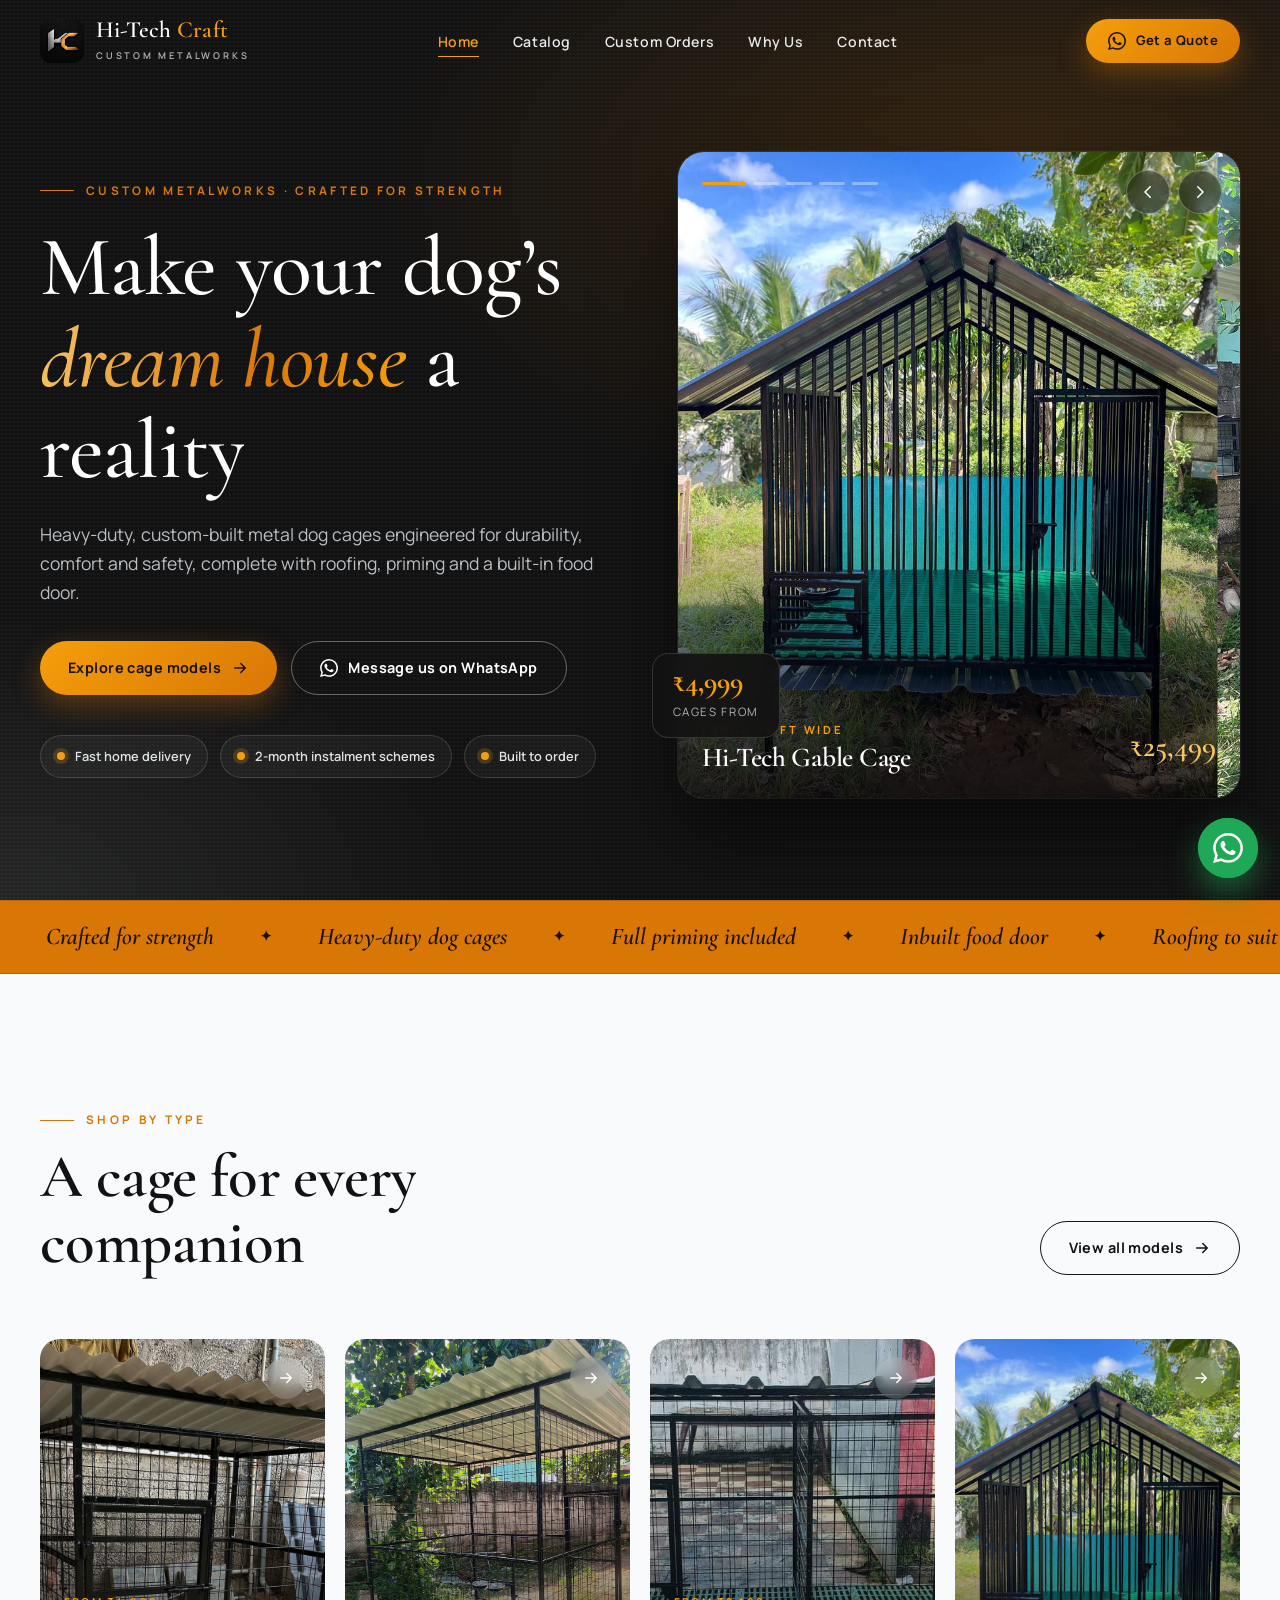
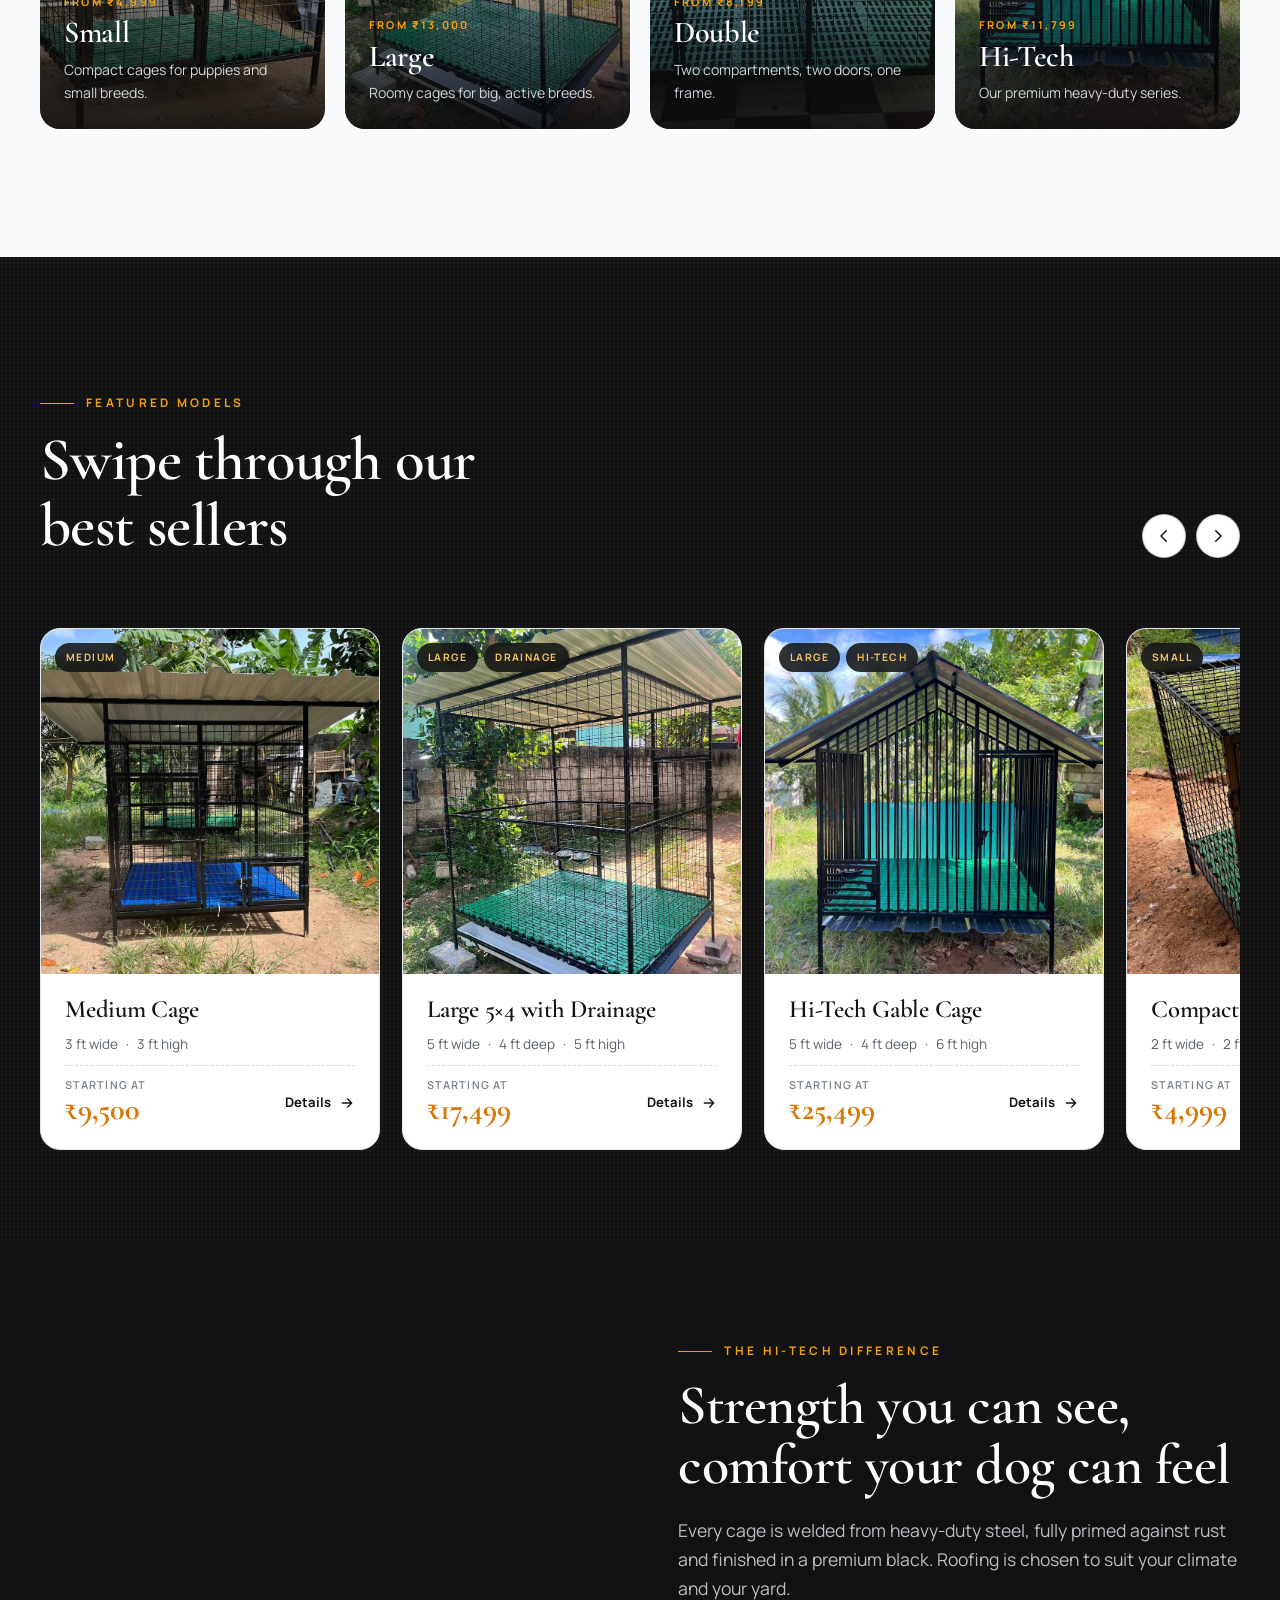
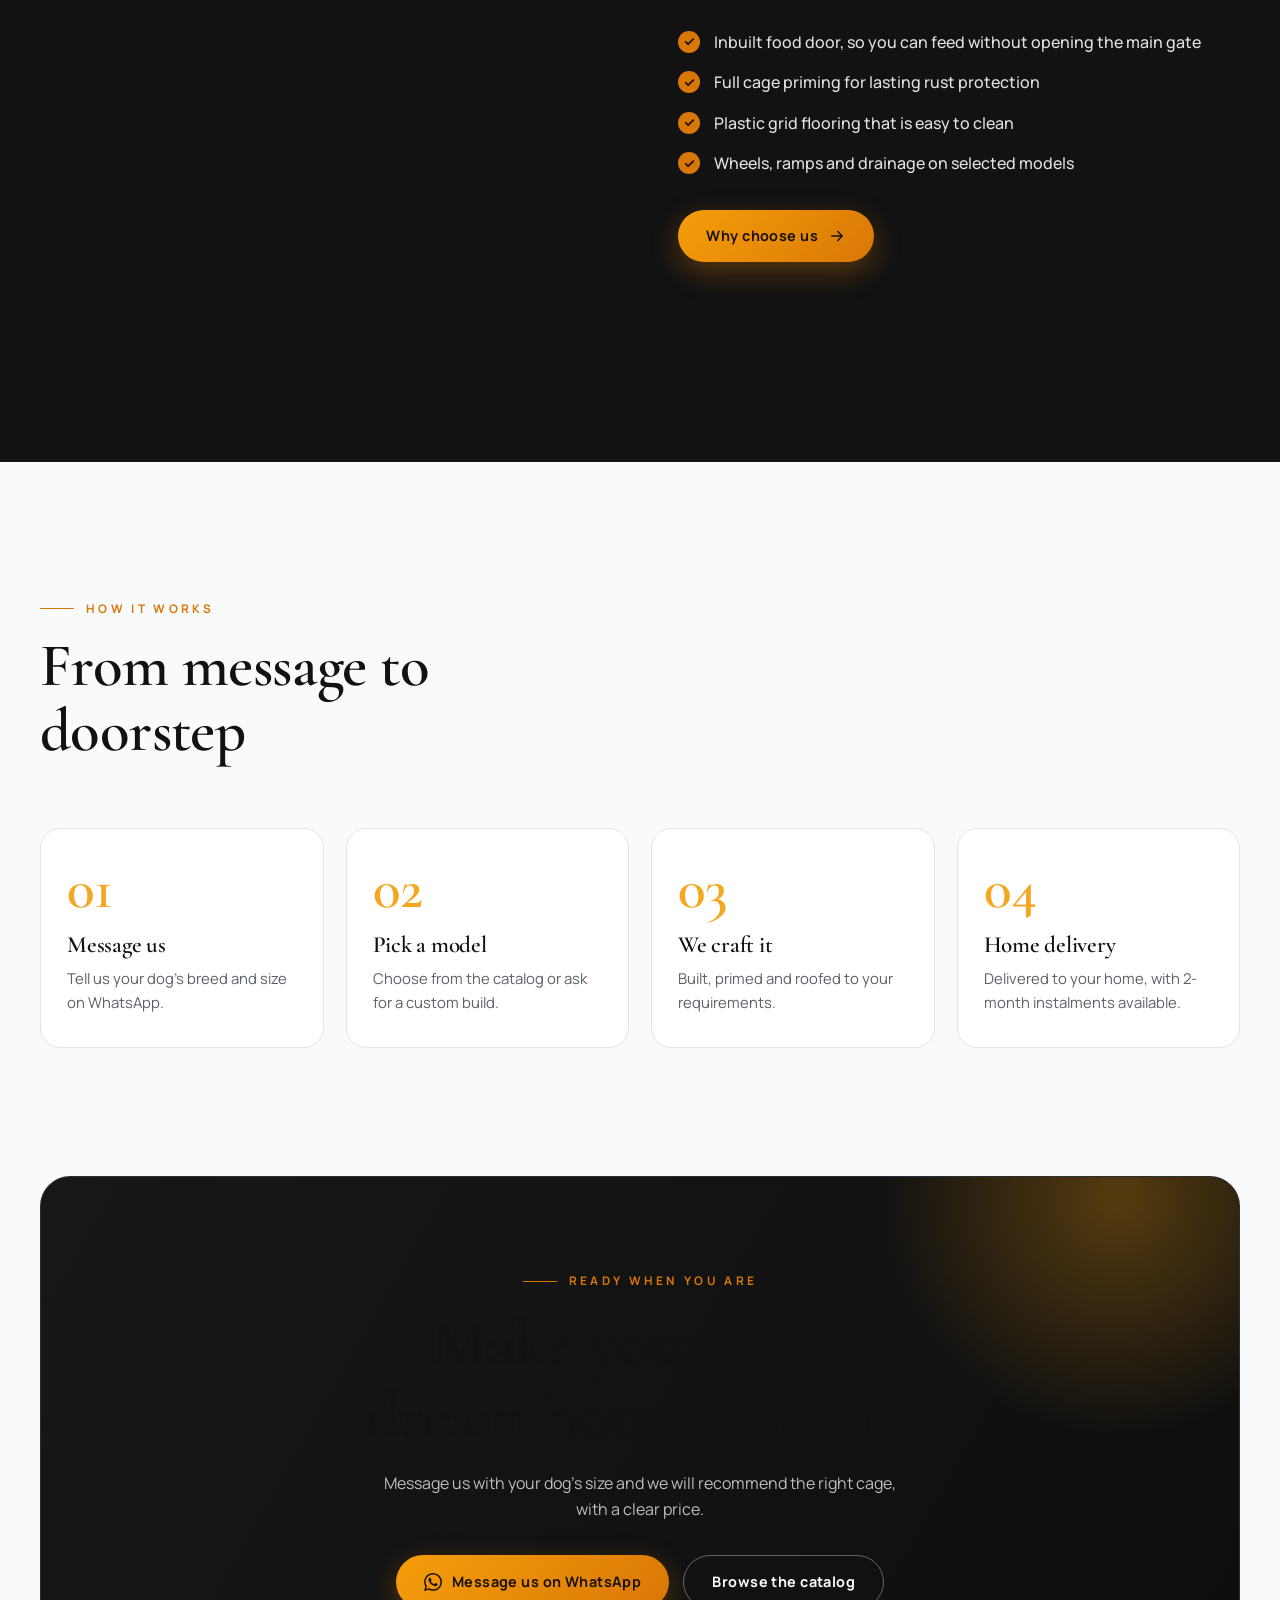
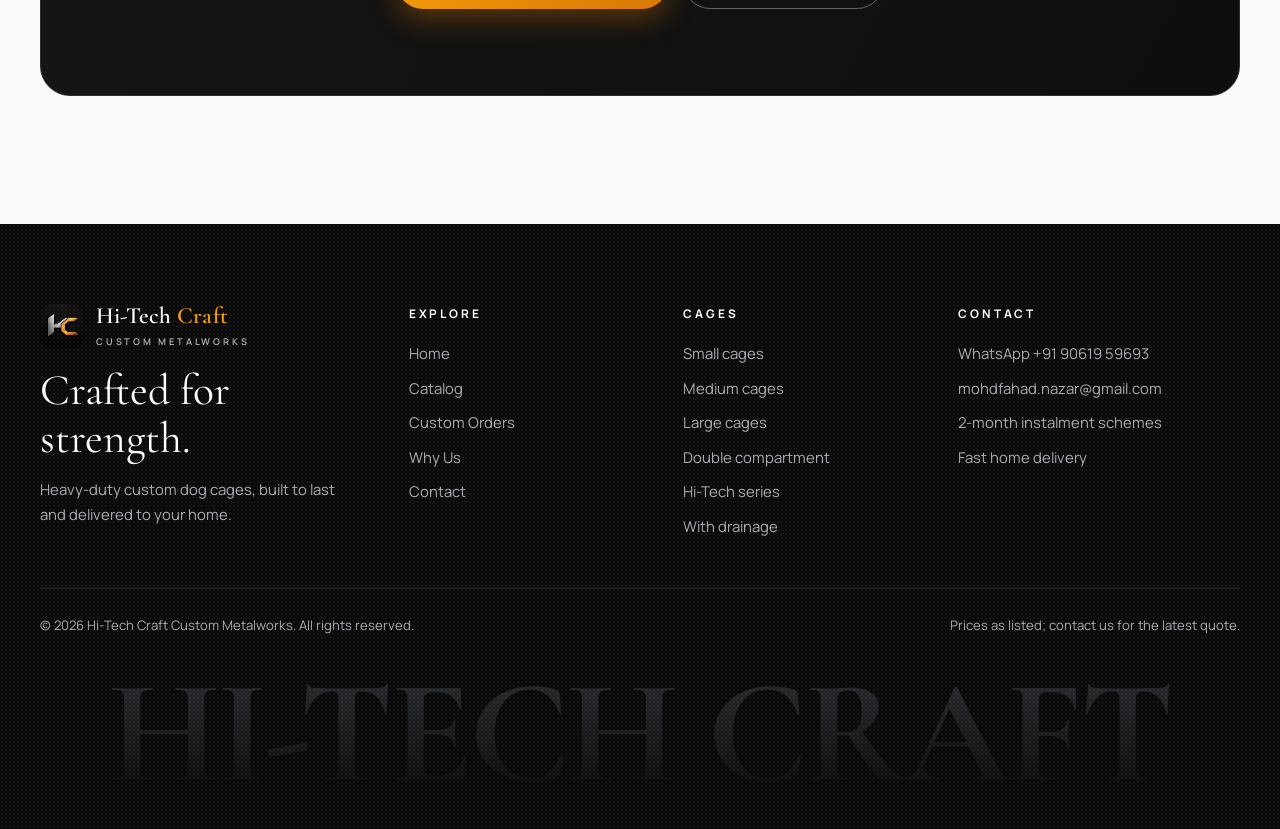
<file: index.html>
<!doctype html>
<html lang="en">
<head>
<meta charset="utf-8">
<meta name="viewport" content="width=device-width,initial-scale=1">
<title>Hi-Tech Craft | Heavy-Duty Custom Dog Cages</title>
<meta name="description" content="Heavy-duty, custom-built metal dog cages with roofing, priming and an inbuilt food door. Small to large, from ₹4,999. Home delivery and 2-month instalments.">
<meta name="theme-color" content="#121212">
<link rel="icon" href="img/c00.jpg">
<link rel="preconnect" href="https://fonts.googleapis.com">
<link rel="preconnect" href="https://fonts.gstatic.com" crossorigin>
<link href="https://fonts.googleapis.com/css2?family=Cormorant+Garamond:ital,wght@0,500;0,600;0,700;1,500;1,600&family=Manrope:wght@400;500;600;700;800&display=swap" rel="stylesheet">
<link rel="stylesheet" href="css/style.css">
</head><body>
<div id="progress"></div>
<header class="site-header"><div class="wrap nav">
  <a class="brand" href="index.html" aria-label="Hi-Tech Craft home"><img src="img/c00.jpg" alt="HC logo"><span><b>Hi-Tech <i>Craft</i></b><small>Custom Metalworks</small></span></a>
  <ul class="menu"><li><a href="index.html" class="active">Home</a></li><li><a href="catalog.html">Catalog</a></li><li><a href="custom.html">Custom Orders</a></li><li><a href="why-us.html">Why Us</a></li><li><a href="contact.html">Contact</a></li></ul>
  <a class="btn btn-gold hide-m" target="_blank" rel="noopener" href="https://wa.me/919061959693?text=Hi%20Hi-Tech%20Craft%2C%20I%27d%20like%20to%20know%20more%20about%20your%20dog%20cages."><svg viewBox="0 0 24 24" fill="currentColor"><path d="M17.47 14.38c-.3-.15-1.76-.87-2.03-.97-.27-.1-.47-.15-.67.15-.2.3-.77.97-.94 1.16-.17.2-.35.22-.64.08-.3-.15-1.26-.46-2.39-1.48-.88-.79-1.48-1.76-1.65-2.06-.17-.3-.02-.46.13-.6.13-.13.3-.35.45-.52.15-.17.2-.3.3-.5.1-.2.05-.37-.03-.52-.07-.15-.67-1.61-.92-2.2-.24-.58-.49-.5-.67-.51h-.57c-.2 0-.52.07-.79.37-.27.3-1.04 1.02-1.04 2.48 0 1.46 1.07 2.88 1.21 3.07.15.2 2.1 3.2 5.08 4.49.71.3 1.26.49 1.69.62.71.23 1.36.2 1.87.12.57-.09 1.76-.72 2-1.41.25-.7.25-1.29.17-1.41-.07-.13-.27-.2-.57-.35m-5.42 7.4h-.01a9.87 9.87 0 01-5.03-1.38l-.36-.21-3.74.98 1-3.65-.24-.37a9.86 9.86 0 01-1.51-5.26c0-5.45 4.44-9.88 9.89-9.88 2.64 0 5.12 1.03 6.99 2.9a9.83 9.83 0 012.89 6.99c0 5.45-4.44 9.88-9.88 9.88m8.41-18.3A11.82 11.82 0 0012.05 0C5.5 0 .16 5.34.16 11.89c0 2.1.55 4.14 1.59 5.95L.06 24l6.3-1.65a11.88 11.88 0 005.69 1.45h.01c6.55 0 11.89-5.34 11.89-11.89 0-3.18-1.24-6.17-3.48-8.41z"/></svg> Get a Quote</a>
  <button class="burger" aria-label="Menu"><span></span><span></span><span></span></button>
</div></header>

<section class="hero grain">
  <div class="wrap hero-grid">
    <div>
      <span class="eyebrow" data-r="up">Custom Metalworks · Crafted for strength</span>
      <h1 data-split data-delay="150">Make your dog’s <em class="gold-text">dream house</em> a reality</h1>
      <p class="lead" data-r="up" style="--d:.5s">Heavy-duty, custom-built metal dog cages engineered for durability, comfort and safety, complete with roofing, priming and a built-in food door.</p>
      <div class="cta-row" data-r="up" style="--d:.65s">
        <a class="btn btn-gold" href="catalog.html">Explore cage models <svg viewBox="0 0 24 24" fill="none" stroke="currentColor" stroke-width="2" stroke-linecap="round" stroke-linejoin="round"><path d="M5 12h14M13 6l6 6-6 6"/></svg></a>
        <a class="btn btn-ghost" target="_blank" rel="noopener" href="https://wa.me/919061959693?text=Hi%20Hi-Tech%20Craft%2C%20I%27d%20like%20to%20know%20more%20about%20your%20dog%20cages."><svg viewBox="0 0 24 24" fill="currentColor"><path d="M17.47 14.38c-.3-.15-1.76-.87-2.03-.97-.27-.1-.47-.15-.67.15-.2.3-.77.97-.94 1.16-.17.2-.35.22-.64.08-.3-.15-1.26-.46-2.39-1.48-.88-.79-1.48-1.76-1.65-2.06-.17-.3-.02-.46.13-.6.13-.13.3-.35.45-.52.15-.17.2-.3.3-.5.1-.2.05-.37-.03-.52-.07-.15-.67-1.61-.92-2.2-.24-.58-.49-.5-.67-.51h-.57c-.2 0-.52.07-.79.37-.27.3-1.04 1.02-1.04 2.48 0 1.46 1.07 2.88 1.21 3.07.15.2 2.1 3.2 5.08 4.49.71.3 1.26.49 1.69.62.71.23 1.36.2 1.87.12.57-.09 1.76-.72 2-1.41.25-.7.25-1.29.17-1.41-.07-.13-.27-.2-.57-.35m-5.42 7.4h-.01a9.87 9.87 0 01-5.03-1.38l-.36-.21-3.74.98 1-3.65-.24-.37a9.86 9.86 0 01-1.51-5.26c0-5.45 4.44-9.88 9.89-9.88 2.64 0 5.12 1.03 6.99 2.9a9.83 9.83 0 012.89 6.99c0 5.45-4.44 9.88-9.88 9.88m8.41-18.3A11.82 11.82 0 0012.05 0C5.5 0 .16 5.34.16 11.89c0 2.1.55 4.14 1.59 5.95L.06 24l6.3-1.65a11.88 11.88 0 005.69 1.45h.01c6.55 0 11.89-5.34 11.89-11.89 0-3.18-1.24-6.17-3.48-8.41z"/></svg> Message us on WhatsApp</a>
      </div>
      <div class="badges" data-r="up" style="--d:.8s">
        <div class="badge"><i></i>Fast home delivery</div>
        <div class="badge"><i></i>2-month instalment schemes</div>
        <div class="badge"><i></i>Built to order</div>
      </div>
    </div>
    <div class="hero-visual" data-r="zoom" style="--d:.3s">
      <div class="carousel" id="heroCar" aria-roledescription="carousel" aria-label="Featured cages"></div>
      <div class="hero-float"><b>₹4,999</b><span>Cages from</span></div>
    </div>
  </div>
</section>
<div class="marquee" aria-hidden="true"><div class="mq"><span>Crafted for strength</span><span>Heavy-duty dog cages</span><span>Full priming included</span><span>Inbuilt food door</span><span>Roofing to suit you</span><span>Made to order</span><span>2-month instalments</span><span>Fast home delivery</span><span>Crafted for strength</span><span>Heavy-duty dog cages</span><span>Full priming included</span><span>Inbuilt food door</span><span>Roofing to suit you</span><span>Made to order</span><span>2-month instalments</span><span>Fast home delivery</span></div></div>

<section class="sec"><div class="wrap">
  <div class="sec-head">
    <div><span class="eyebrow" data-r="up">Shop by type</span><h2 data-split>A cage for every companion</h2></div>
    <a class="btn btn-line" href="catalog.html" data-r="up">View all models <svg viewBox="0 0 24 24" fill="none" stroke="currentColor" stroke-width="2" stroke-linecap="round" stroke-linejoin="round"><path d="M5 12h14M13 6l6 6-6 6"/></svg></a>
  </div>
  <div class="cats">
    <a class="cat" href="catalog.html#small" data-r="up"><img src="img/c10.jpg" alt="Small dog cage" loading="lazy"><span class="go"><svg viewBox="0 0 24 24" fill="none" stroke="currentColor" stroke-width="2" stroke-linecap="round" stroke-linejoin="round"><path d="M5 12h14M13 6l6 6-6 6"/></svg></span><div><small>From ₹4,999</small><h3>Small</h3><p>Compact cages for puppies and small breeds.</p></div></a>
    <a class="cat" href="catalog.html#large" data-r="up" style="--d:.1s"><img src="img/c16.jpg" alt="Large dog cage" loading="lazy"><span class="go"><svg viewBox="0 0 24 24" fill="none" stroke="currentColor" stroke-width="2" stroke-linecap="round" stroke-linejoin="round"><path d="M5 12h14M13 6l6 6-6 6"/></svg></span><div><small>From ₹13,000</small><h3>Large</h3><p>Roomy cages for big, active breeds.</p></div></a>
    <a class="cat" href="catalog.html#double" data-r="up" style="--d:.2s"><img src="img/c19.jpg" alt="Double compartment dog cage" loading="lazy"><span class="go"><svg viewBox="0 0 24 24" fill="none" stroke="currentColor" stroke-width="2" stroke-linecap="round" stroke-linejoin="round"><path d="M5 12h14M13 6l6 6-6 6"/></svg></span><div><small>From ₹8,199</small><h3>Double</h3><p>Two compartments, two doors, one frame.</p></div></a>
    <a class="cat" href="catalog.html#hitech" data-r="up" style="--d:.3s"><img src="img/c02.jpg" alt="Hi-Tech gable dog cage" loading="lazy"><span class="go"><svg viewBox="0 0 24 24" fill="none" stroke="currentColor" stroke-width="2" stroke-linecap="round" stroke-linejoin="round"><path d="M5 12h14M13 6l6 6-6 6"/></svg></span><div><small>From ₹11,799</small><h3>Hi-Tech</h3><p>Our premium heavy-duty series.</p></div></a>
  </div>
</div></section>

<section class="sec dark grain" style="padding-bottom:60px"><div class="wrap">
  <div class="sec-head">
    <div><span class="eyebrow" data-r="up">Featured models</span><h2 data-split>Swipe through our best sellers</h2></div>
    <div class="scroller-ctrl"><button class="arrow" data-scroll="-1" aria-label="Scroll left"><svg viewBox="0 0 24 24" fill="none" stroke="currentColor" stroke-width="2" stroke-linecap="round" stroke-linejoin="round"><path d="M15 5l-7 7 7 7"/></svg></button><button class="arrow" data-scroll="1" aria-label="Scroll right"><svg viewBox="0 0 24 24" fill="none" stroke="currentColor" stroke-width="2" stroke-linecap="round" stroke-linejoin="round"><path d="M9 5l7 7-7 7"/></svg></button></div>
  </div>
  <div class="scroller" id="featured"></div>
</div></section>

<section class="sec dark" style="padding-top:20px"><div class="wrap">
  <div class="split">
    <div class="frame reveal-img"><img src="img/c14.jpg" alt="Hi-Tech cage with wheels and ramp" loading="lazy"></div>
    <div>
      <span class="eyebrow" data-r="up">The Hi-Tech difference</span>
      <h2 data-split>Strength you can see, comfort your dog can feel</h2>
      <p class="lead" data-r="up">Every cage is welded from heavy-duty steel, fully primed against rust and finished in a premium black. Roofing is chosen to suit your climate and your yard.</p>
      <ul class="tick" data-r="up">
        <li>Inbuilt food door, so you can feed without opening the main gate</li>
        <li>Full cage priming for lasting rust protection</li>
        <li>Plastic grid flooring that is easy to clean</li>
        <li>Wheels, ramps and drainage on selected models</li>
      </ul>
      <a class="btn btn-gold" href="why-us.html">Why choose us <svg viewBox="0 0 24 24" fill="none" stroke="currentColor" stroke-width="2" stroke-linecap="round" stroke-linejoin="round"><path d="M5 12h14M13 6l6 6-6 6"/></svg></a>
    </div>
  </div>
</div></section>

<section class="sec"><div class="wrap">
  <div class="sec-head"><div><span class="eyebrow" data-r="up">How it works</span><h2 data-split>From message to doorstep</h2></div></div>
  <div class="steps">
    <div class="step" data-r="up"><h3>Message us</h3><p>Tell us your dog’s breed and size on WhatsApp.</p></div>
    <div class="step" data-r="up" style="--d:.1s"><h3>Pick a model</h3><p>Choose from the catalog or ask for a custom build.</p></div>
    <div class="step" data-r="up" style="--d:.2s"><h3>We craft it</h3><p>Built, primed and roofed to your requirements.</p></div>
    <div class="step" data-r="up" style="--d:.3s"><h3>Home delivery</h3><p>Delivered to your home, with 2-month instalments available.</p></div>
  </div>
</div></section>

<section class="sec" style="padding-top:0"><div class="wrap">
  <div class="band" data-r="zoom">
    <span class="eyebrow">Ready when you are</span>
    <h2 data-split>Make your dog’s dream house a reality</h2>
    <p>Message us with your dog’s size and we will recommend the right cage, with a clear price.</p>
    <div class="cta-row"><a class="btn btn-gold" target="_blank" rel="noopener" href="https://wa.me/919061959693?text=Hi%20Hi-Tech%20Craft%2C%20I%27d%20like%20to%20know%20more%20about%20your%20dog%20cages."><svg viewBox="0 0 24 24" fill="currentColor"><path d="M17.47 14.38c-.3-.15-1.76-.87-2.03-.97-.27-.1-.47-.15-.67.15-.2.3-.77.97-.94 1.16-.17.2-.35.22-.64.08-.3-.15-1.26-.46-2.39-1.48-.88-.79-1.48-1.76-1.65-2.06-.17-.3-.02-.46.13-.6.13-.13.3-.35.45-.52.15-.17.2-.3.3-.5.1-.2.05-.37-.03-.52-.07-.15-.67-1.61-.92-2.2-.24-.58-.49-.5-.67-.51h-.57c-.2 0-.52.07-.79.37-.27.3-1.04 1.02-1.04 2.48 0 1.46 1.07 2.88 1.21 3.07.15.2 2.1 3.2 5.08 4.49.71.3 1.26.49 1.69.62.71.23 1.36.2 1.87.12.57-.09 1.76-.72 2-1.41.25-.7.25-1.29.17-1.41-.07-.13-.27-.2-.57-.35m-5.42 7.4h-.01a9.87 9.87 0 01-5.03-1.38l-.36-.21-3.74.98 1-3.65-.24-.37a9.86 9.86 0 01-1.51-5.26c0-5.45 4.44-9.88 9.89-9.88 2.64 0 5.12 1.03 6.99 2.9a9.83 9.83 0 012.89 6.99c0 5.45-4.44 9.88-9.88 9.88m8.41-18.3A11.82 11.82 0 0012.05 0C5.5 0 .16 5.34.16 11.89c0 2.1.55 4.14 1.59 5.95L.06 24l6.3-1.65a11.88 11.88 0 005.69 1.45h.01c6.55 0 11.89-5.34 11.89-11.89 0-3.18-1.24-6.17-3.48-8.41z"/></svg> Message us on WhatsApp</a><a class="btn btn-ghost" href="catalog.html">Browse the catalog</a></div>
  </div>
</div></section>

<footer class="footer grain">
<div class="wrap">
  <div class="foot-grid">
    <div>
      <a class="brand" href="index.html"><img src="img/c00.jpg" alt="HC logo"><span><b>Hi-Tech <i>Craft</i></b><small>Custom Metalworks</small></span></a>
      <p class="big">Crafted for strength.</p>
      <p style="font-size:.93rem;max-width:34ch">Heavy-duty custom dog cages, built to last and delivered to your home.</p>
    </div>
    <div><h5>Explore</h5><ul><li><a href="index.html">Home</a></li><li><a href="catalog.html">Catalog</a></li><li><a href="custom.html">Custom Orders</a></li><li><a href="why-us.html">Why Us</a></li><li><a href="contact.html">Contact</a></li></ul></div>
    <div><h5>Cages</h5><ul>
      <li><a href="catalog.html#small">Small cages</a></li><li><a href="catalog.html#medium">Medium cages</a></li>
      <li><a href="catalog.html#large">Large cages</a></li><li><a href="catalog.html#double">Double compartment</a></li>
      <li><a href="catalog.html#hitech">Hi-Tech series</a></li><li><a href="catalog.html#drainage">With drainage</a></li></ul></div>
    <div><h5>Contact</h5><ul>
      <li><a target="_blank" rel="noopener" href="https://wa.me/919061959693?text=Hi%20Hi-Tech%20Craft%2C%20I%27d%20like%20to%20know%20more%20about%20your%20dog%20cages.">WhatsApp +91 90619 59693</a></li>
      <li><a href="mailto:mohdfahad.nazar@gmail.com">mohdfahad.nazar@gmail.com</a></li>
      <li>2-month instalment schemes</li><li>Fast home delivery</li></ul></div>
  </div>
  <div class="foot-bot"><span>© <span data-year></span> Hi-Tech Craft Custom Metalworks. All rights reserved.</span><span>Prices as listed; contact us for the latest quote.</span></div>
  <div class="giant" aria-hidden="true">HI-TECH CRAFT</div>
</div>
</footer>
<a class="fab" target="_blank" rel="noopener" href="https://wa.me/919061959693?text=Hi%20Hi-Tech%20Craft%2C%20I%27d%20like%20to%20know%20more%20about%20your%20dog%20cages." aria-label="Chat on WhatsApp"><svg viewBox="0 0 24 24" fill="currentColor"><path d="M17.47 14.38c-.3-.15-1.76-.87-2.03-.97-.27-.1-.47-.15-.67.15-.2.3-.77.97-.94 1.16-.17.2-.35.22-.64.08-.3-.15-1.26-.46-2.39-1.48-.88-.79-1.48-1.76-1.65-2.06-.17-.3-.02-.46.13-.6.13-.13.3-.35.45-.52.15-.17.2-.3.3-.5.1-.2.05-.37-.03-.52-.07-.15-.67-1.61-.92-2.2-.24-.58-.49-.5-.67-.51h-.57c-.2 0-.52.07-.79.37-.27.3-1.04 1.02-1.04 2.48 0 1.46 1.07 2.88 1.21 3.07.15.2 2.1 3.2 5.08 4.49.71.3 1.26.49 1.69.62.71.23 1.36.2 1.87.12.57-.09 1.76-.72 2-1.41.25-.7.25-1.29.17-1.41-.07-.13-.27-.2-.57-.35m-5.42 7.4h-.01a9.87 9.87 0 01-5.03-1.38l-.36-.21-3.74.98 1-3.65-.24-.37a9.86 9.86 0 01-1.51-5.26c0-5.45 4.44-9.88 9.89-9.88 2.64 0 5.12 1.03 6.99 2.9a9.83 9.83 0 012.89 6.99c0 5.45-4.44 9.88-9.88 9.88m8.41-18.3A11.82 11.82 0 0012.05 0C5.5 0 .16 5.34.16 11.89c0 2.1.55 4.14 1.59 5.95L.06 24l6.3-1.65a11.88 11.88 0 005.69 1.45h.01c6.55 0 11.89-5.34 11.89-11.89 0-3.18-1.24-6.17-3.48-8.41z"/></svg></a>
<div class="modal" id="modal"></div>
<script src="js/products.js"></script>
<script src="js/app.js"></script>
</body>
</html>
</file>
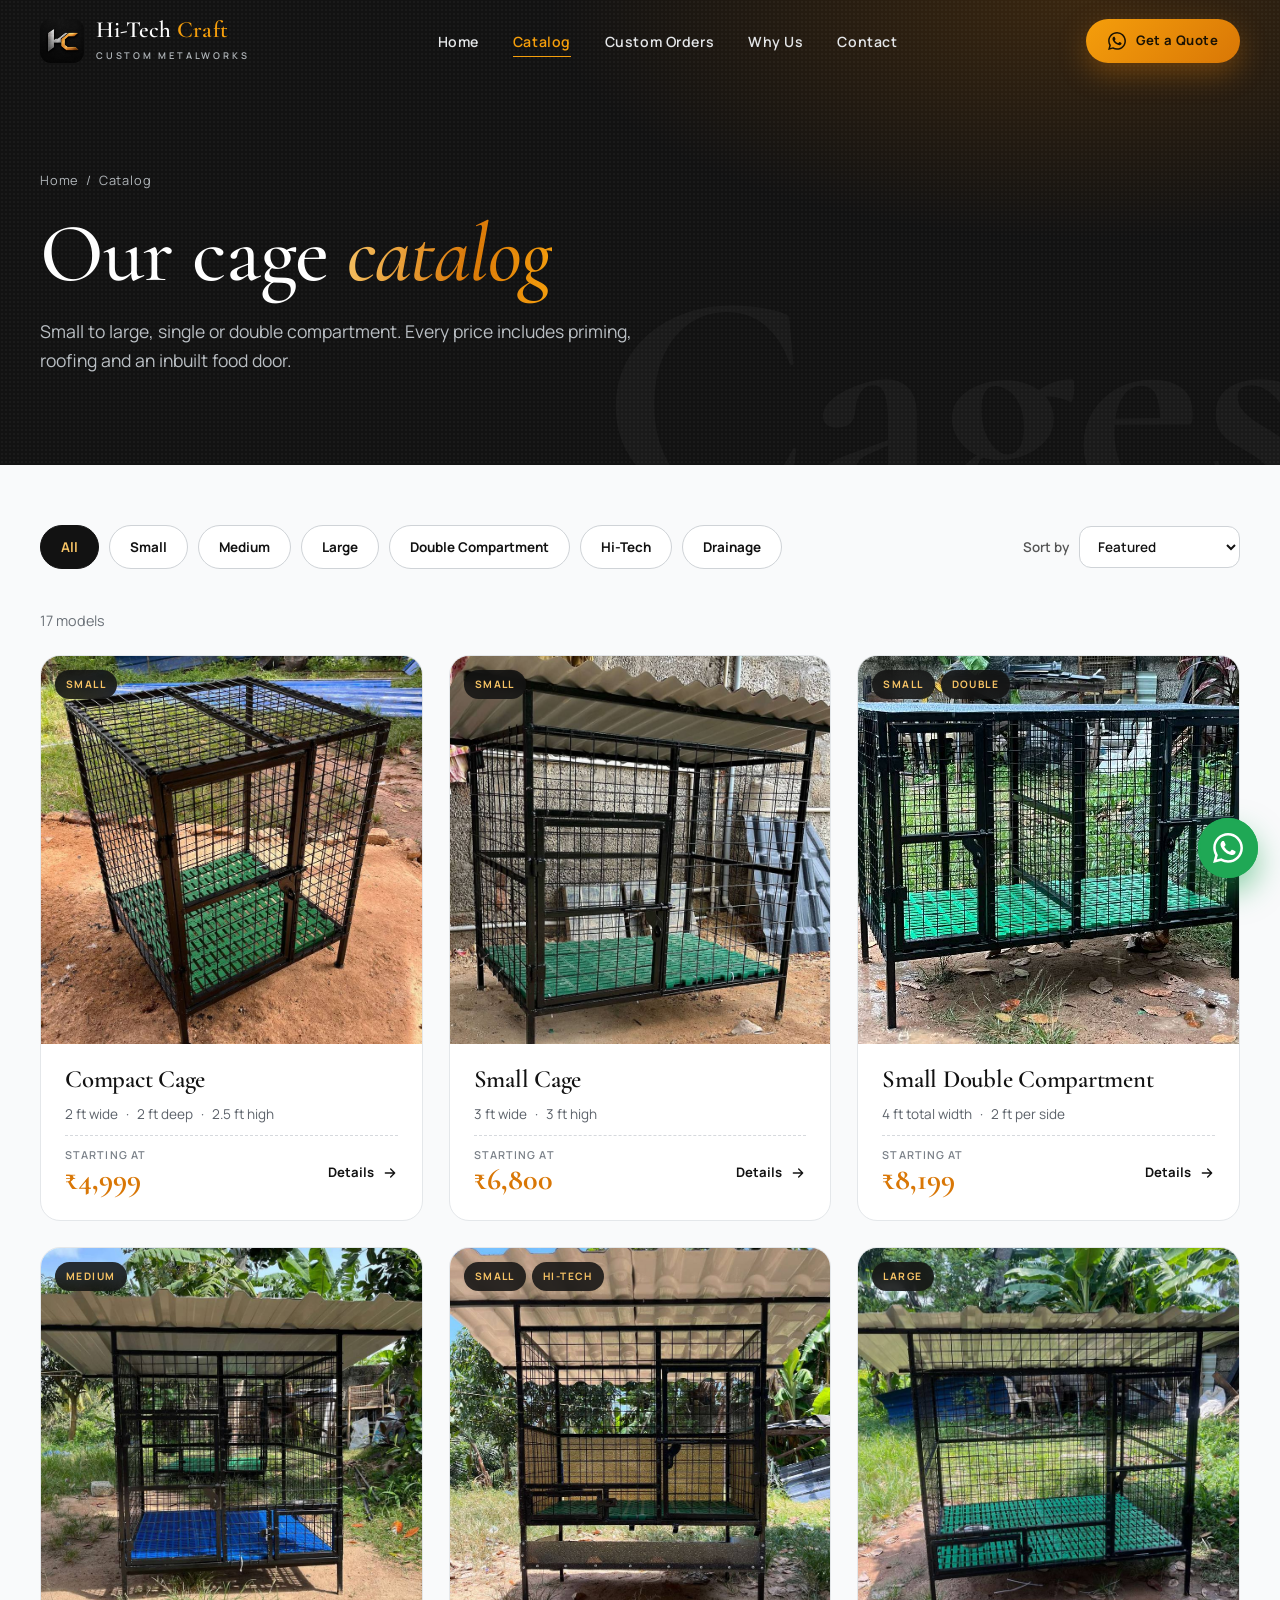
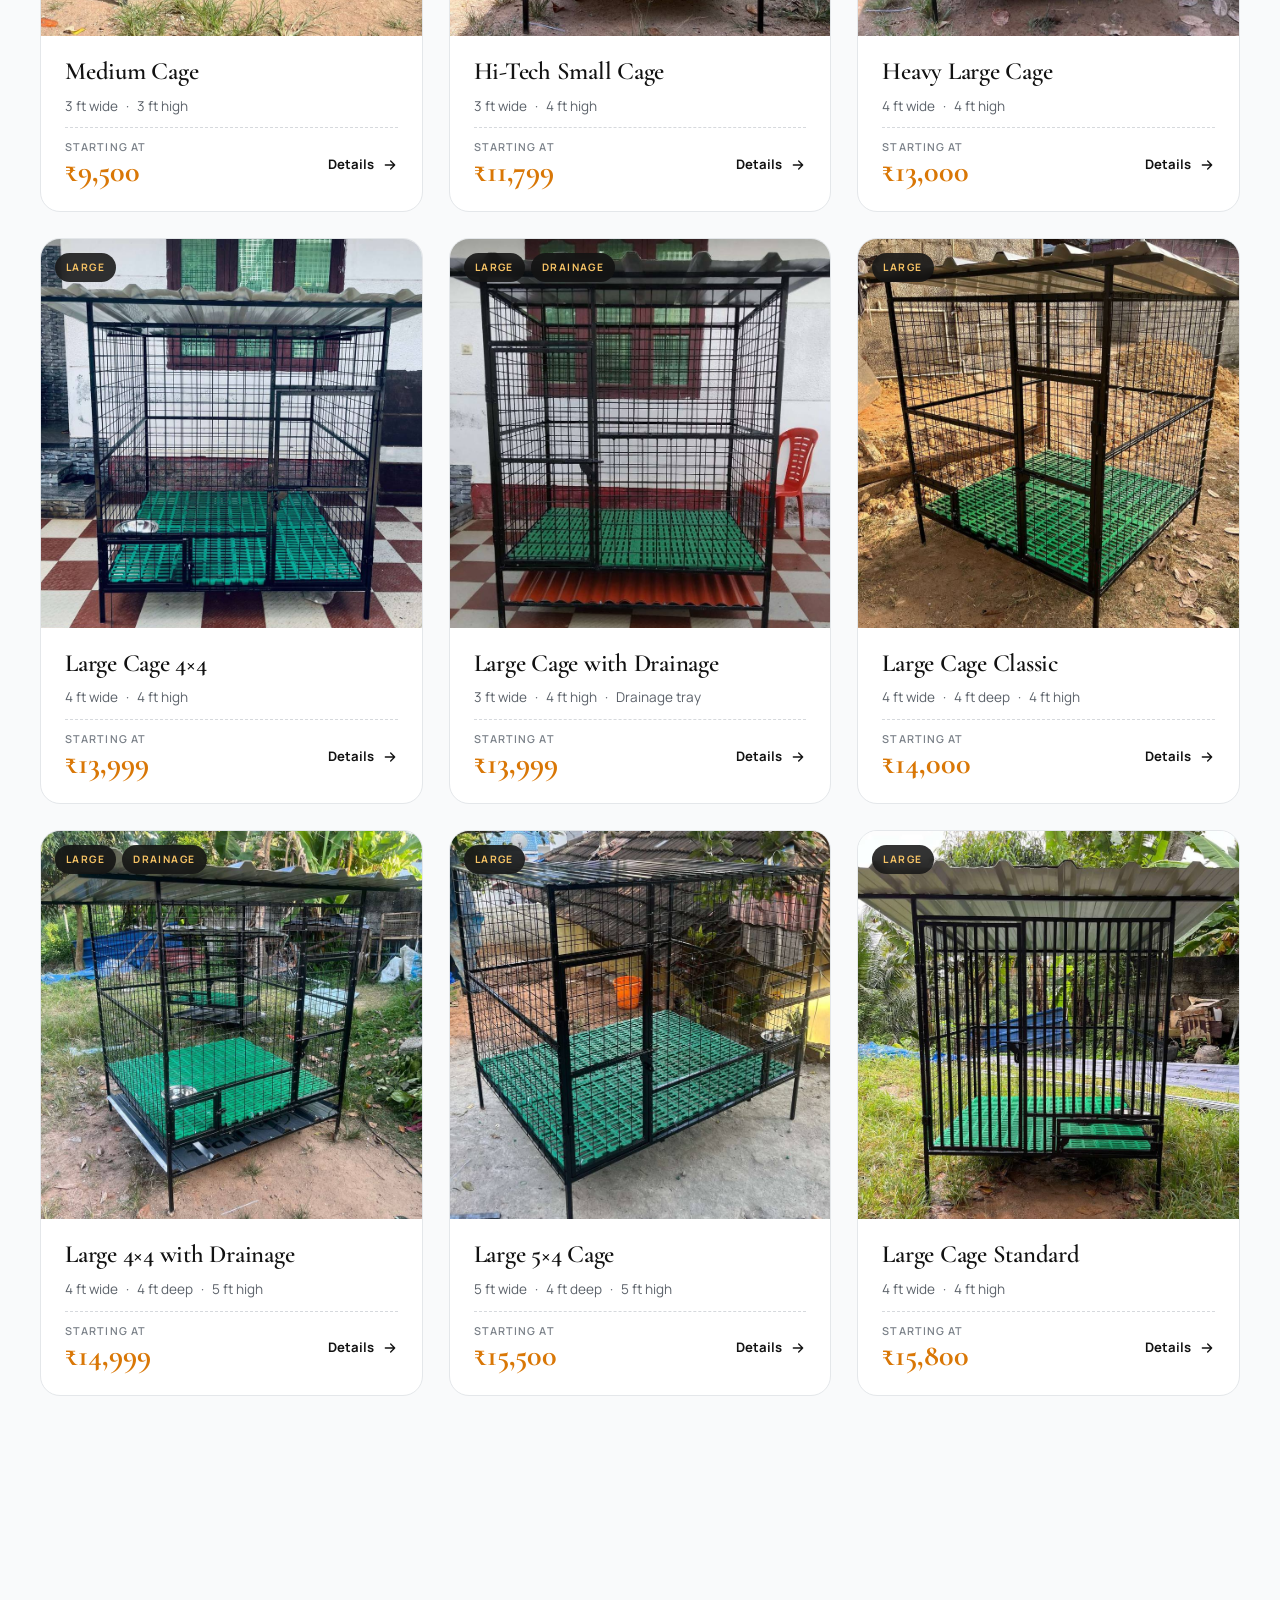
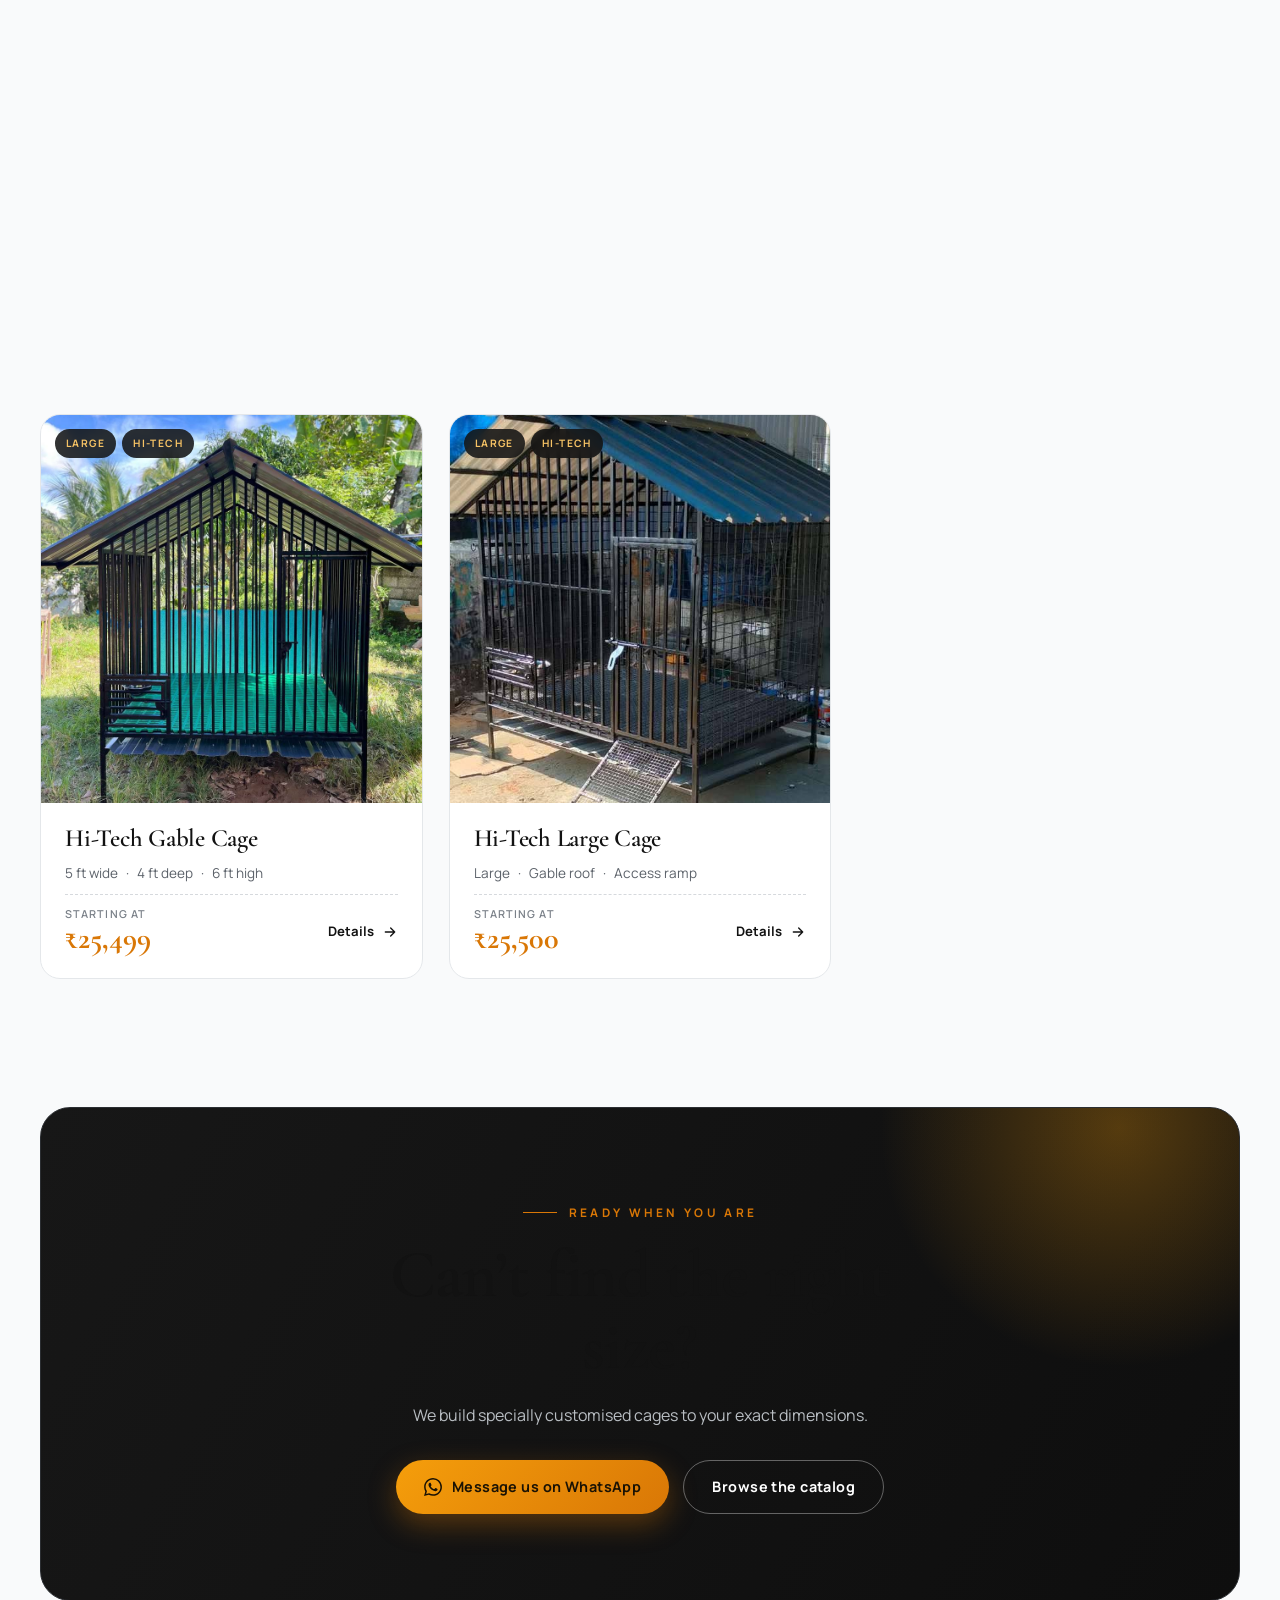
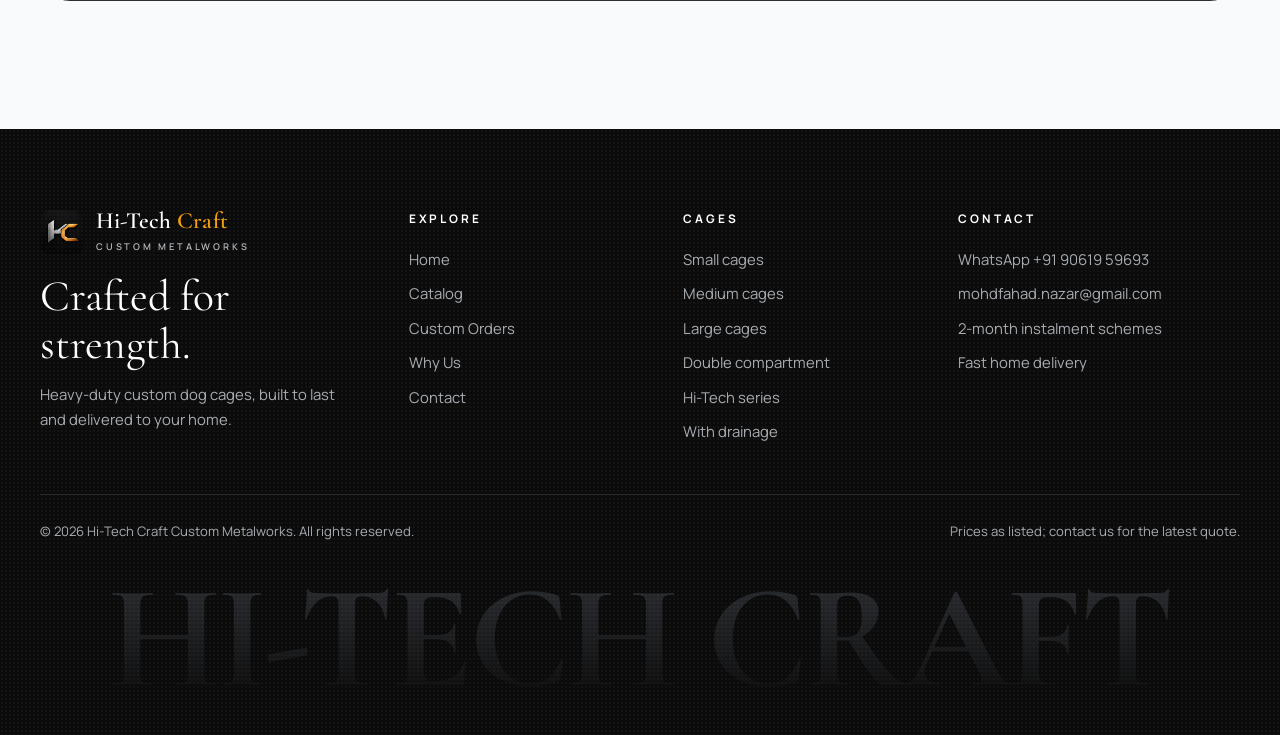
<file: catalog.html>
<!doctype html>
<html lang="en">
<head>
<meta charset="utf-8">
<meta name="viewport" content="width=device-width,initial-scale=1">
<title>Dog Cage Catalog | Hi-Tech Craft</title>
<meta name="description" content="Browse all Hi-Tech Craft dog cage models with sizes and prices: small, medium, large, double compartment, Hi-Tech and drainage cages.">
<meta name="theme-color" content="#121212">
<link rel="icon" href="img/c00.jpg">
<link rel="preconnect" href="https://fonts.googleapis.com">
<link rel="preconnect" href="https://fonts.gstatic.com" crossorigin>
<link href="https://fonts.googleapis.com/css2?family=Cormorant+Garamond:ital,wght@0,500;0,600;0,700;1,500;1,600&family=Manrope:wght@400;500;600;700;800&display=swap" rel="stylesheet">
<link rel="stylesheet" href="css/style.css">
</head><body>
<div id="progress"></div>
<header class="site-header"><div class="wrap nav">
  <a class="brand" href="index.html" aria-label="Hi-Tech Craft home"><img src="img/c00.jpg" alt="HC logo"><span><b>Hi-Tech <i>Craft</i></b><small>Custom Metalworks</small></span></a>
  <ul class="menu"><li><a href="index.html">Home</a></li><li><a href="catalog.html" class="active">Catalog</a></li><li><a href="custom.html">Custom Orders</a></li><li><a href="why-us.html">Why Us</a></li><li><a href="contact.html">Contact</a></li></ul>
  <a class="btn btn-gold hide-m" target="_blank" rel="noopener" href="https://wa.me/919061959693?text=Hi%20Hi-Tech%20Craft%2C%20I%27d%20like%20to%20know%20more%20about%20your%20dog%20cages."><svg viewBox="0 0 24 24" fill="currentColor"><path d="M17.47 14.38c-.3-.15-1.76-.87-2.03-.97-.27-.1-.47-.15-.67.15-.2.3-.77.97-.94 1.16-.17.2-.35.22-.64.08-.3-.15-1.26-.46-2.39-1.48-.88-.79-1.48-1.76-1.65-2.06-.17-.3-.02-.46.13-.6.13-.13.3-.35.45-.52.15-.17.2-.3.3-.5.1-.2.05-.37-.03-.52-.07-.15-.67-1.61-.92-2.2-.24-.58-.49-.5-.67-.51h-.57c-.2 0-.52.07-.79.37-.27.3-1.04 1.02-1.04 2.48 0 1.46 1.07 2.88 1.21 3.07.15.2 2.1 3.2 5.08 4.49.71.3 1.26.49 1.69.62.71.23 1.36.2 1.87.12.57-.09 1.76-.72 2-1.41.25-.7.25-1.29.17-1.41-.07-.13-.27-.2-.57-.35m-5.42 7.4h-.01a9.87 9.87 0 01-5.03-1.38l-.36-.21-3.74.98 1-3.65-.24-.37a9.86 9.86 0 01-1.51-5.26c0-5.45 4.44-9.88 9.89-9.88 2.64 0 5.12 1.03 6.99 2.9a9.83 9.83 0 012.89 6.99c0 5.45-4.44 9.88-9.88 9.88m8.41-18.3A11.82 11.82 0 0012.05 0C5.5 0 .16 5.34.16 11.89c0 2.1.55 4.14 1.59 5.95L.06 24l6.3-1.65a11.88 11.88 0 005.69 1.45h.01c6.55 0 11.89-5.34 11.89-11.89 0-3.18-1.24-6.17-3.48-8.41z"/></svg> Get a Quote</a>
  <button class="burger" aria-label="Menu"><span></span><span></span><span></span></button>
</div></header>

<section class="phero grain">
  <div class="wrap">
    <div class="crumbs"><a href="index.html">Home</a> &nbsp;/&nbsp; Catalog</div>
    <h1 data-split>Our cage <em class="gold-text">catalog</em></h1>
    <p class="lead" data-r="up" style="--d:.3s">Small to large, single or double compartment. Every price includes priming, roofing and an inbuilt food door.</p>
  </div>
  <div class="ghost" aria-hidden="true">Cages</div>
</section>
<section class="sec" style="padding-top:60px"><div class="wrap">
  <div class="filters">
    <div class="chips" id="chips"></div>
    <label class="sort">Sort by
      <select id="sort"><option value="default">Featured</option><option value="low">Price: low to high</option><option value="high">Price: high to low</option></select>
    </label>
  </div>
  <p class="count" id="count"></p>
  <div class="pgrid" id="catalog"></div>
</div></section>

<section class="sec" style="padding-top:0"><div class="wrap">
  <div class="band" data-r="zoom">
    <span class="eyebrow">Ready when you are</span>
    <h2 data-split>Can’t find the right size?</h2>
    <p>We build specially customised cages to your exact dimensions.</p>
    <div class="cta-row"><a class="btn btn-gold" target="_blank" rel="noopener" href="https://wa.me/919061959693?text=Hi%20Hi-Tech%20Craft%2C%20I%27d%20like%20to%20know%20more%20about%20your%20dog%20cages."><svg viewBox="0 0 24 24" fill="currentColor"><path d="M17.47 14.38c-.3-.15-1.76-.87-2.03-.97-.27-.1-.47-.15-.67.15-.2.3-.77.97-.94 1.16-.17.2-.35.22-.64.08-.3-.15-1.26-.46-2.39-1.48-.88-.79-1.48-1.76-1.65-2.06-.17-.3-.02-.46.13-.6.13-.13.3-.35.45-.52.15-.17.2-.3.3-.5.1-.2.05-.37-.03-.52-.07-.15-.67-1.61-.92-2.2-.24-.58-.49-.5-.67-.51h-.57c-.2 0-.52.07-.79.37-.27.3-1.04 1.02-1.04 2.48 0 1.46 1.07 2.88 1.21 3.07.15.2 2.1 3.2 5.08 4.49.71.3 1.26.49 1.69.62.71.23 1.36.2 1.87.12.57-.09 1.76-.72 2-1.41.25-.7.25-1.29.17-1.41-.07-.13-.27-.2-.57-.35m-5.42 7.4h-.01a9.87 9.87 0 01-5.03-1.38l-.36-.21-3.74.98 1-3.65-.24-.37a9.86 9.86 0 01-1.51-5.26c0-5.45 4.44-9.88 9.89-9.88 2.64 0 5.12 1.03 6.99 2.9a9.83 9.83 0 012.89 6.99c0 5.45-4.44 9.88-9.88 9.88m8.41-18.3A11.82 11.82 0 0012.05 0C5.5 0 .16 5.34.16 11.89c0 2.1.55 4.14 1.59 5.95L.06 24l6.3-1.65a11.88 11.88 0 005.69 1.45h.01c6.55 0 11.89-5.34 11.89-11.89 0-3.18-1.24-6.17-3.48-8.41z"/></svg> Message us on WhatsApp</a><a class="btn btn-ghost" href="catalog.html">Browse the catalog</a></div>
  </div>
</div></section>

<footer class="footer grain">
<div class="wrap">
  <div class="foot-grid">
    <div>
      <a class="brand" href="index.html"><img src="img/c00.jpg" alt="HC logo"><span><b>Hi-Tech <i>Craft</i></b><small>Custom Metalworks</small></span></a>
      <p class="big">Crafted for strength.</p>
      <p style="font-size:.93rem;max-width:34ch">Heavy-duty custom dog cages, built to last and delivered to your home.</p>
    </div>
    <div><h5>Explore</h5><ul><li><a href="index.html">Home</a></li><li><a href="catalog.html">Catalog</a></li><li><a href="custom.html">Custom Orders</a></li><li><a href="why-us.html">Why Us</a></li><li><a href="contact.html">Contact</a></li></ul></div>
    <div><h5>Cages</h5><ul>
      <li><a href="catalog.html#small">Small cages</a></li><li><a href="catalog.html#medium">Medium cages</a></li>
      <li><a href="catalog.html#large">Large cages</a></li><li><a href="catalog.html#double">Double compartment</a></li>
      <li><a href="catalog.html#hitech">Hi-Tech series</a></li><li><a href="catalog.html#drainage">With drainage</a></li></ul></div>
    <div><h5>Contact</h5><ul>
      <li><a target="_blank" rel="noopener" href="https://wa.me/919061959693?text=Hi%20Hi-Tech%20Craft%2C%20I%27d%20like%20to%20know%20more%20about%20your%20dog%20cages.">WhatsApp +91 90619 59693</a></li>
      <li><a href="mailto:mohdfahad.nazar@gmail.com">mohdfahad.nazar@gmail.com</a></li>
      <li>2-month instalment schemes</li><li>Fast home delivery</li></ul></div>
  </div>
  <div class="foot-bot"><span>© <span data-year></span> Hi-Tech Craft Custom Metalworks. All rights reserved.</span><span>Prices as listed; contact us for the latest quote.</span></div>
  <div class="giant" aria-hidden="true">HI-TECH CRAFT</div>
</div>
</footer>
<a class="fab" target="_blank" rel="noopener" href="https://wa.me/919061959693?text=Hi%20Hi-Tech%20Craft%2C%20I%27d%20like%20to%20know%20more%20about%20your%20dog%20cages." aria-label="Chat on WhatsApp"><svg viewBox="0 0 24 24" fill="currentColor"><path d="M17.47 14.38c-.3-.15-1.76-.87-2.03-.97-.27-.1-.47-.15-.67.15-.2.3-.77.97-.94 1.16-.17.2-.35.22-.64.08-.3-.15-1.26-.46-2.39-1.48-.88-.79-1.48-1.76-1.65-2.06-.17-.3-.02-.46.13-.6.13-.13.3-.35.45-.52.15-.17.2-.3.3-.5.1-.2.05-.37-.03-.52-.07-.15-.67-1.61-.92-2.2-.24-.58-.49-.5-.67-.51h-.57c-.2 0-.52.07-.79.37-.27.3-1.04 1.02-1.04 2.48 0 1.46 1.07 2.88 1.21 3.07.15.2 2.1 3.2 5.08 4.49.71.3 1.26.49 1.69.62.71.23 1.36.2 1.87.12.57-.09 1.76-.72 2-1.41.25-.7.25-1.29.17-1.41-.07-.13-.27-.2-.57-.35m-5.42 7.4h-.01a9.87 9.87 0 01-5.03-1.38l-.36-.21-3.74.98 1-3.65-.24-.37a9.86 9.86 0 01-1.51-5.26c0-5.45 4.44-9.88 9.89-9.88 2.64 0 5.12 1.03 6.99 2.9a9.83 9.83 0 012.89 6.99c0 5.45-4.44 9.88-9.88 9.88m8.41-18.3A11.82 11.82 0 0012.05 0C5.5 0 .16 5.34.16 11.89c0 2.1.55 4.14 1.59 5.95L.06 24l6.3-1.65a11.88 11.88 0 005.69 1.45h.01c6.55 0 11.89-5.34 11.89-11.89 0-3.18-1.24-6.17-3.48-8.41z"/></svg></a>
<div class="modal" id="modal"></div>
<script src="js/products.js"></script>
<script src="js/app.js"></script>
</body>
</html>
</file>
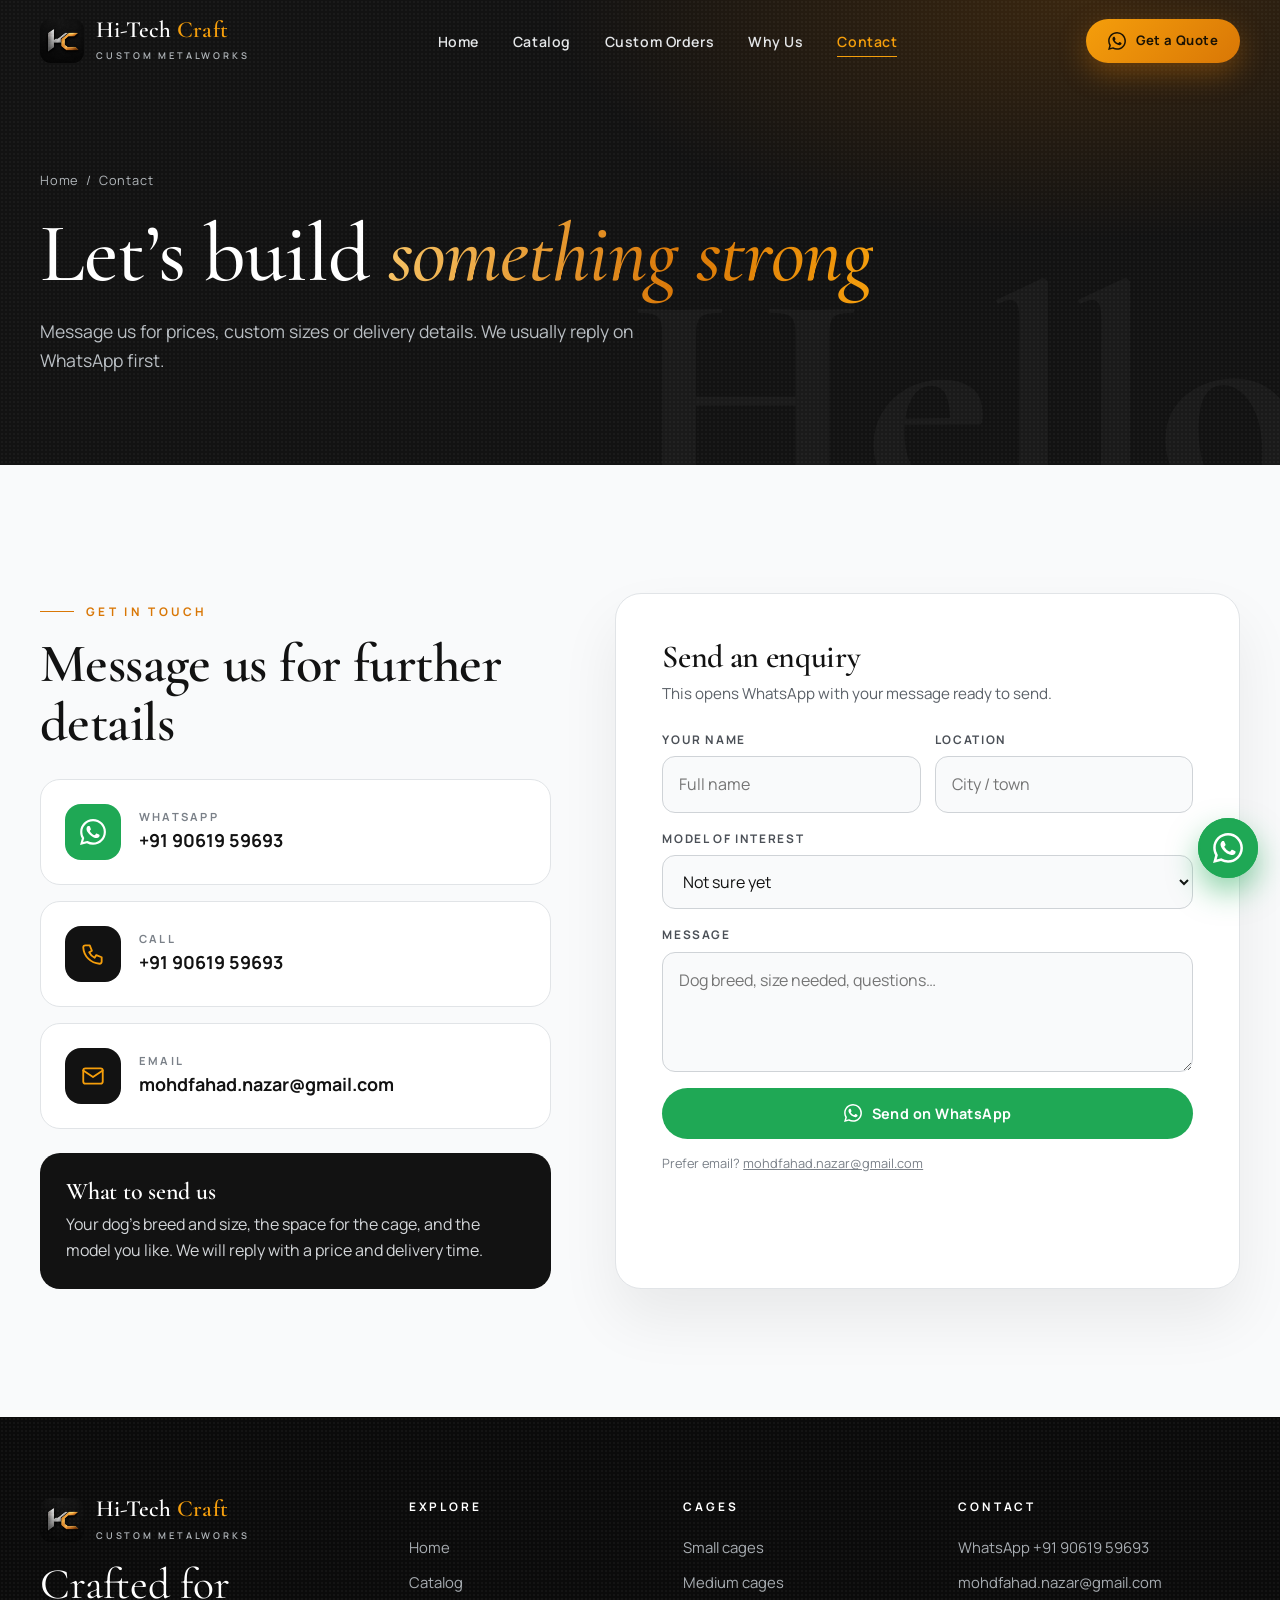
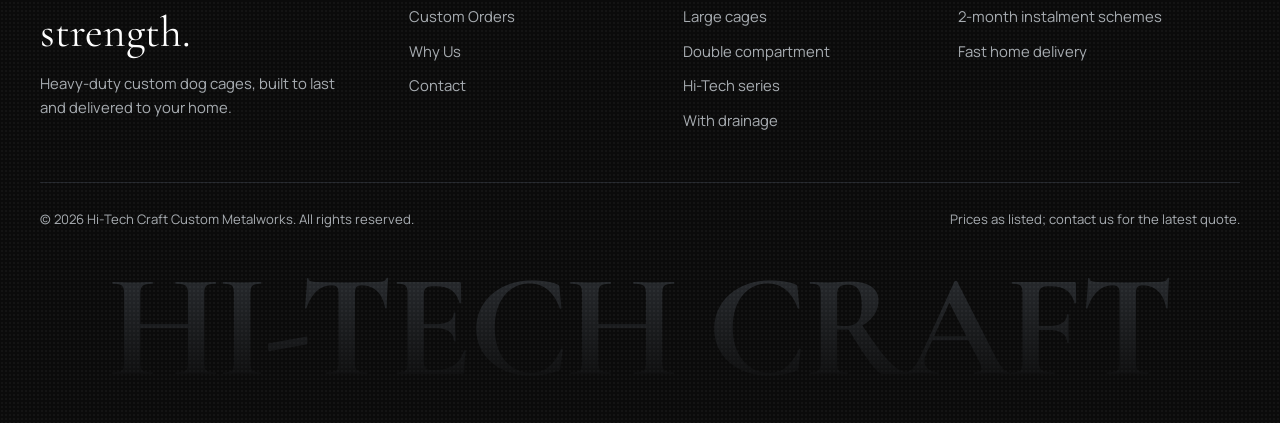
<file: contact.html>
<!doctype html>
<html lang="en">
<head>
<meta charset="utf-8">
<meta name="viewport" content="width=device-width,initial-scale=1">
<title>Contact Hi-Tech Craft | WhatsApp & Email</title>
<meta name="description" content="Message Hi-Tech Craft on WhatsApp +91 90619 59693 or email us for dog cage prices, custom orders and delivery.">
<meta name="theme-color" content="#121212">
<link rel="icon" href="img/c00.jpg">
<link rel="preconnect" href="https://fonts.googleapis.com">
<link rel="preconnect" href="https://fonts.gstatic.com" crossorigin>
<link href="https://fonts.googleapis.com/css2?family=Cormorant+Garamond:ital,wght@0,500;0,600;0,700;1,500;1,600&family=Manrope:wght@400;500;600;700;800&display=swap" rel="stylesheet">
<link rel="stylesheet" href="css/style.css">
</head><body>
<div id="progress"></div>
<header class="site-header"><div class="wrap nav">
  <a class="brand" href="index.html" aria-label="Hi-Tech Craft home"><img src="img/c00.jpg" alt="HC logo"><span><b>Hi-Tech <i>Craft</i></b><small>Custom Metalworks</small></span></a>
  <ul class="menu"><li><a href="index.html">Home</a></li><li><a href="catalog.html">Catalog</a></li><li><a href="custom.html">Custom Orders</a></li><li><a href="why-us.html">Why Us</a></li><li><a href="contact.html" class="active">Contact</a></li></ul>
  <a class="btn btn-gold hide-m" target="_blank" rel="noopener" href="https://wa.me/919061959693?text=Hi%20Hi-Tech%20Craft%2C%20I%27d%20like%20to%20know%20more%20about%20your%20dog%20cages."><svg viewBox="0 0 24 24" fill="currentColor"><path d="M17.47 14.38c-.3-.15-1.76-.87-2.03-.97-.27-.1-.47-.15-.67.15-.2.3-.77.97-.94 1.16-.17.2-.35.22-.64.08-.3-.15-1.26-.46-2.39-1.48-.88-.79-1.48-1.76-1.65-2.06-.17-.3-.02-.46.13-.6.13-.13.3-.35.45-.52.15-.17.2-.3.3-.5.1-.2.05-.37-.03-.52-.07-.15-.67-1.61-.92-2.2-.24-.58-.49-.5-.67-.51h-.57c-.2 0-.52.07-.79.37-.27.3-1.04 1.02-1.04 2.48 0 1.46 1.07 2.88 1.21 3.07.15.2 2.1 3.2 5.08 4.49.71.3 1.26.49 1.69.62.71.23 1.36.2 1.87.12.57-.09 1.76-.72 2-1.41.25-.7.25-1.29.17-1.41-.07-.13-.27-.2-.57-.35m-5.42 7.4h-.01a9.87 9.87 0 01-5.03-1.38l-.36-.21-3.74.98 1-3.65-.24-.37a9.86 9.86 0 01-1.51-5.26c0-5.45 4.44-9.88 9.89-9.88 2.64 0 5.12 1.03 6.99 2.9a9.83 9.83 0 012.89 6.99c0 5.45-4.44 9.88-9.88 9.88m8.41-18.3A11.82 11.82 0 0012.05 0C5.5 0 .16 5.34.16 11.89c0 2.1.55 4.14 1.59 5.95L.06 24l6.3-1.65a11.88 11.88 0 005.69 1.45h.01c6.55 0 11.89-5.34 11.89-11.89 0-3.18-1.24-6.17-3.48-8.41z"/></svg> Get a Quote</a>
  <button class="burger" aria-label="Menu"><span></span><span></span><span></span></button>
</div></header>

<section class="phero grain">
  <div class="wrap">
    <div class="crumbs"><a href="index.html">Home</a> &nbsp;/&nbsp; Contact</div>
    <h1 data-split>Let’s build <em class="gold-text">something strong</em></h1>
    <p class="lead" data-r="up" style="--d:.3s">Message us for prices, custom sizes or delivery details. We usually reply on WhatsApp first.</p>
  </div>
  <div class="ghost" aria-hidden="true">Hello</div>
</section>
<section class="sec"><div class="wrap">
  <div class="contact-grid">
    <div>
      <span class="eyebrow" data-r="up">Get in touch</span>
      <h2 data-split style="font-size:clamp(2.2rem,4.6vw,3.4rem);margin:14px 0 26px">Message us for further details</h2>
      <a class="ccard" data-r="up" target="_blank" rel="noopener" href="https://wa.me/919061959693?text=Hi%20Hi-Tech%20Craft%2C%20I%27d%20like%20to%20know%20more%20about%20your%20dog%20cages."><span class="ic" style="background:#1fa855;color:#fff"><svg viewBox="0 0 24 24" fill="currentColor"><path d="M17.47 14.38c-.3-.15-1.76-.87-2.03-.97-.27-.1-.47-.15-.67.15-.2.3-.77.97-.94 1.16-.17.2-.35.22-.64.08-.3-.15-1.26-.46-2.39-1.48-.88-.79-1.48-1.76-1.65-2.06-.17-.3-.02-.46.13-.6.13-.13.3-.35.45-.52.15-.17.2-.3.3-.5.1-.2.05-.37-.03-.52-.07-.15-.67-1.61-.92-2.2-.24-.58-.49-.5-.67-.51h-.57c-.2 0-.52.07-.79.37-.27.3-1.04 1.02-1.04 2.48 0 1.46 1.07 2.88 1.21 3.07.15.2 2.1 3.2 5.08 4.49.71.3 1.26.49 1.69.62.71.23 1.36.2 1.87.12.57-.09 1.76-.72 2-1.41.25-.7.25-1.29.17-1.41-.07-.13-.27-.2-.57-.35m-5.42 7.4h-.01a9.87 9.87 0 01-5.03-1.38l-.36-.21-3.74.98 1-3.65-.24-.37a9.86 9.86 0 01-1.51-5.26c0-5.45 4.44-9.88 9.89-9.88 2.64 0 5.12 1.03 6.99 2.9a9.83 9.83 0 012.89 6.99c0 5.45-4.44 9.88-9.88 9.88m8.41-18.3A11.82 11.82 0 0012.05 0C5.5 0 .16 5.34.16 11.89c0 2.1.55 4.14 1.59 5.95L.06 24l6.3-1.65a11.88 11.88 0 005.69 1.45h.01c6.55 0 11.89-5.34 11.89-11.89 0-3.18-1.24-6.17-3.48-8.41z"/></svg></span><div><small>WhatsApp</small><b>+91 90619 59693</b></div></a>
      <a class="ccard" data-r="up" style="--d:.08s" href="tel:+919061959693"><span class="ic"><svg viewBox="0 0 24 24" fill="none" stroke="currentColor" stroke-width="1.7" stroke-linecap="round" stroke-linejoin="round"><path d="M5 4h4l2 5-2.500 1.500a11 11 0 005 5L15 13l5 2v4a2 2 0 01-2 2A16 16 0 013 6a2 2 0 012-2z"/></svg></span><div><small>Call</small><b>+91 90619 59693</b></div></a>
      <a class="ccard" data-r="up" style="--d:.16s" href="mailto:mohdfahad.nazar@gmail.com"><span class="ic"><svg viewBox="0 0 24 24" fill="none" stroke="currentColor" stroke-width="1.7" stroke-linecap="round" stroke-linejoin="round"><rect x="3" y="5" width="18" height="14" rx="2"/><path d="M3 7l9 6 9-6"/></svg></span><div><small>Email</small><b>mohdfahad.nazar@gmail.com</b></div></a>
      <div class="map-box" data-r="up"><h4>What to send us</h4><p>Your dog’s breed and size, the space for the cage, and the model you like. We will reply with a price and delivery time.</p></div>
    </div>
    <form class="card" data-wa="contact" data-r="up">
      <h3>Send an enquiry</h3><p>This opens WhatsApp with your message ready to send.</p>
      <div class="row"><div class="field"><label for="n2">Your name</label><input id="n2" name="name" required placeholder="Full name"></div>
      <div class="field"><label for="c2">Location</label><input id="c2" name="city" placeholder="City / town"></div></div>
      <div class="field"><label for="mo">Model of interest</label><select id="mo" name="model"><option value="">Not sure yet</option></select></div>
      <div class="field"><label for="m2">Message</label><textarea id="m2" name="message" placeholder="Dog breed, size needed, questions…"></textarea></div>
      <button class="btn btn-wa" type="submit" style="width:100%"><svg viewBox="0 0 24 24" fill="currentColor"><path d="M17.47 14.38c-.3-.15-1.76-.87-2.03-.97-.27-.1-.47-.15-.67.15-.2.3-.77.97-.94 1.16-.17.2-.35.22-.64.08-.3-.15-1.26-.46-2.39-1.48-.88-.79-1.48-1.76-1.65-2.06-.17-.3-.02-.46.13-.6.13-.13.3-.35.45-.52.15-.17.2-.3.3-.5.1-.2.05-.37-.03-.52-.07-.15-.67-1.61-.92-2.2-.24-.58-.49-.5-.67-.51h-.57c-.2 0-.52.07-.79.37-.27.3-1.04 1.02-1.04 2.48 0 1.46 1.07 2.88 1.21 3.07.15.2 2.1 3.2 5.08 4.49.71.3 1.26.49 1.69.62.71.23 1.36.2 1.87.12.57-.09 1.76-.72 2-1.41.25-.7.25-1.29.17-1.41-.07-.13-.27-.2-.57-.35m-5.42 7.4h-.01a9.87 9.87 0 01-5.03-1.38l-.36-.21-3.74.98 1-3.65-.24-.37a9.86 9.86 0 01-1.51-5.26c0-5.45 4.44-9.88 9.89-9.88 2.64 0 5.12 1.03 6.99 2.9a9.83 9.83 0 012.89 6.99c0 5.45-4.44 9.88-9.88 9.88m8.41-18.3A11.82 11.82 0 0012.05 0C5.5 0 .16 5.34.16 11.89c0 2.1.55 4.14 1.59 5.95L.06 24l6.3-1.65a11.88 11.88 0 005.69 1.45h.01c6.55 0 11.89-5.34 11.89-11.89 0-3.18-1.24-6.17-3.48-8.41z"/></svg> Send on WhatsApp</button>
      <p class="fnote">Prefer email? <a href="mailto:mohdfahad.nazar@gmail.com" style="text-decoration:underline">mohdfahad.nazar@gmail.com</a></p>
    </form>
  </div>
</div></section>

<footer class="footer grain">
<div class="wrap">
  <div class="foot-grid">
    <div>
      <a class="brand" href="index.html"><img src="img/c00.jpg" alt="HC logo"><span><b>Hi-Tech <i>Craft</i></b><small>Custom Metalworks</small></span></a>
      <p class="big">Crafted for strength.</p>
      <p style="font-size:.93rem;max-width:34ch">Heavy-duty custom dog cages, built to last and delivered to your home.</p>
    </div>
    <div><h5>Explore</h5><ul><li><a href="index.html">Home</a></li><li><a href="catalog.html">Catalog</a></li><li><a href="custom.html">Custom Orders</a></li><li><a href="why-us.html">Why Us</a></li><li><a href="contact.html">Contact</a></li></ul></div>
    <div><h5>Cages</h5><ul>
      <li><a href="catalog.html#small">Small cages</a></li><li><a href="catalog.html#medium">Medium cages</a></li>
      <li><a href="catalog.html#large">Large cages</a></li><li><a href="catalog.html#double">Double compartment</a></li>
      <li><a href="catalog.html#hitech">Hi-Tech series</a></li><li><a href="catalog.html#drainage">With drainage</a></li></ul></div>
    <div><h5>Contact</h5><ul>
      <li><a target="_blank" rel="noopener" href="https://wa.me/919061959693?text=Hi%20Hi-Tech%20Craft%2C%20I%27d%20like%20to%20know%20more%20about%20your%20dog%20cages.">WhatsApp +91 90619 59693</a></li>
      <li><a href="mailto:mohdfahad.nazar@gmail.com">mohdfahad.nazar@gmail.com</a></li>
      <li>2-month instalment schemes</li><li>Fast home delivery</li></ul></div>
  </div>
  <div class="foot-bot"><span>© <span data-year></span> Hi-Tech Craft Custom Metalworks. All rights reserved.</span><span>Prices as listed; contact us for the latest quote.</span></div>
  <div class="giant" aria-hidden="true">HI-TECH CRAFT</div>
</div>
</footer>
<a class="fab" target="_blank" rel="noopener" href="https://wa.me/919061959693?text=Hi%20Hi-Tech%20Craft%2C%20I%27d%20like%20to%20know%20more%20about%20your%20dog%20cages." aria-label="Chat on WhatsApp"><svg viewBox="0 0 24 24" fill="currentColor"><path d="M17.47 14.38c-.3-.15-1.76-.87-2.03-.97-.27-.1-.47-.15-.67.15-.2.3-.77.97-.94 1.16-.17.2-.35.22-.64.08-.3-.15-1.26-.46-2.39-1.48-.88-.79-1.48-1.76-1.65-2.06-.17-.3-.02-.46.13-.6.13-.13.3-.35.45-.52.15-.17.2-.3.3-.5.1-.2.05-.37-.03-.52-.07-.15-.67-1.61-.92-2.2-.24-.58-.49-.5-.67-.51h-.57c-.2 0-.52.07-.79.37-.27.3-1.04 1.02-1.04 2.48 0 1.46 1.07 2.88 1.21 3.07.15.2 2.1 3.2 5.08 4.49.71.3 1.26.49 1.69.62.71.23 1.36.2 1.87.12.57-.09 1.76-.72 2-1.41.25-.7.25-1.29.17-1.41-.07-.13-.27-.2-.57-.35m-5.42 7.4h-.01a9.87 9.87 0 01-5.03-1.38l-.36-.21-3.74.98 1-3.65-.24-.37a9.86 9.86 0 01-1.51-5.26c0-5.45 4.44-9.88 9.89-9.88 2.64 0 5.12 1.03 6.99 2.9a9.83 9.83 0 012.89 6.99c0 5.45-4.44 9.88-9.88 9.88m8.41-18.3A11.82 11.82 0 0012.05 0C5.5 0 .16 5.34.16 11.89c0 2.1.55 4.14 1.59 5.95L.06 24l6.3-1.65a11.88 11.88 0 005.69 1.45h.01c6.55 0 11.89-5.34 11.89-11.89 0-3.18-1.24-6.17-3.48-8.41z"/></svg></a>
<div class="modal" id="modal"></div>
<script src="js/products.js"></script>
<script src="js/app.js"></script>
</body>
</html>
</file>
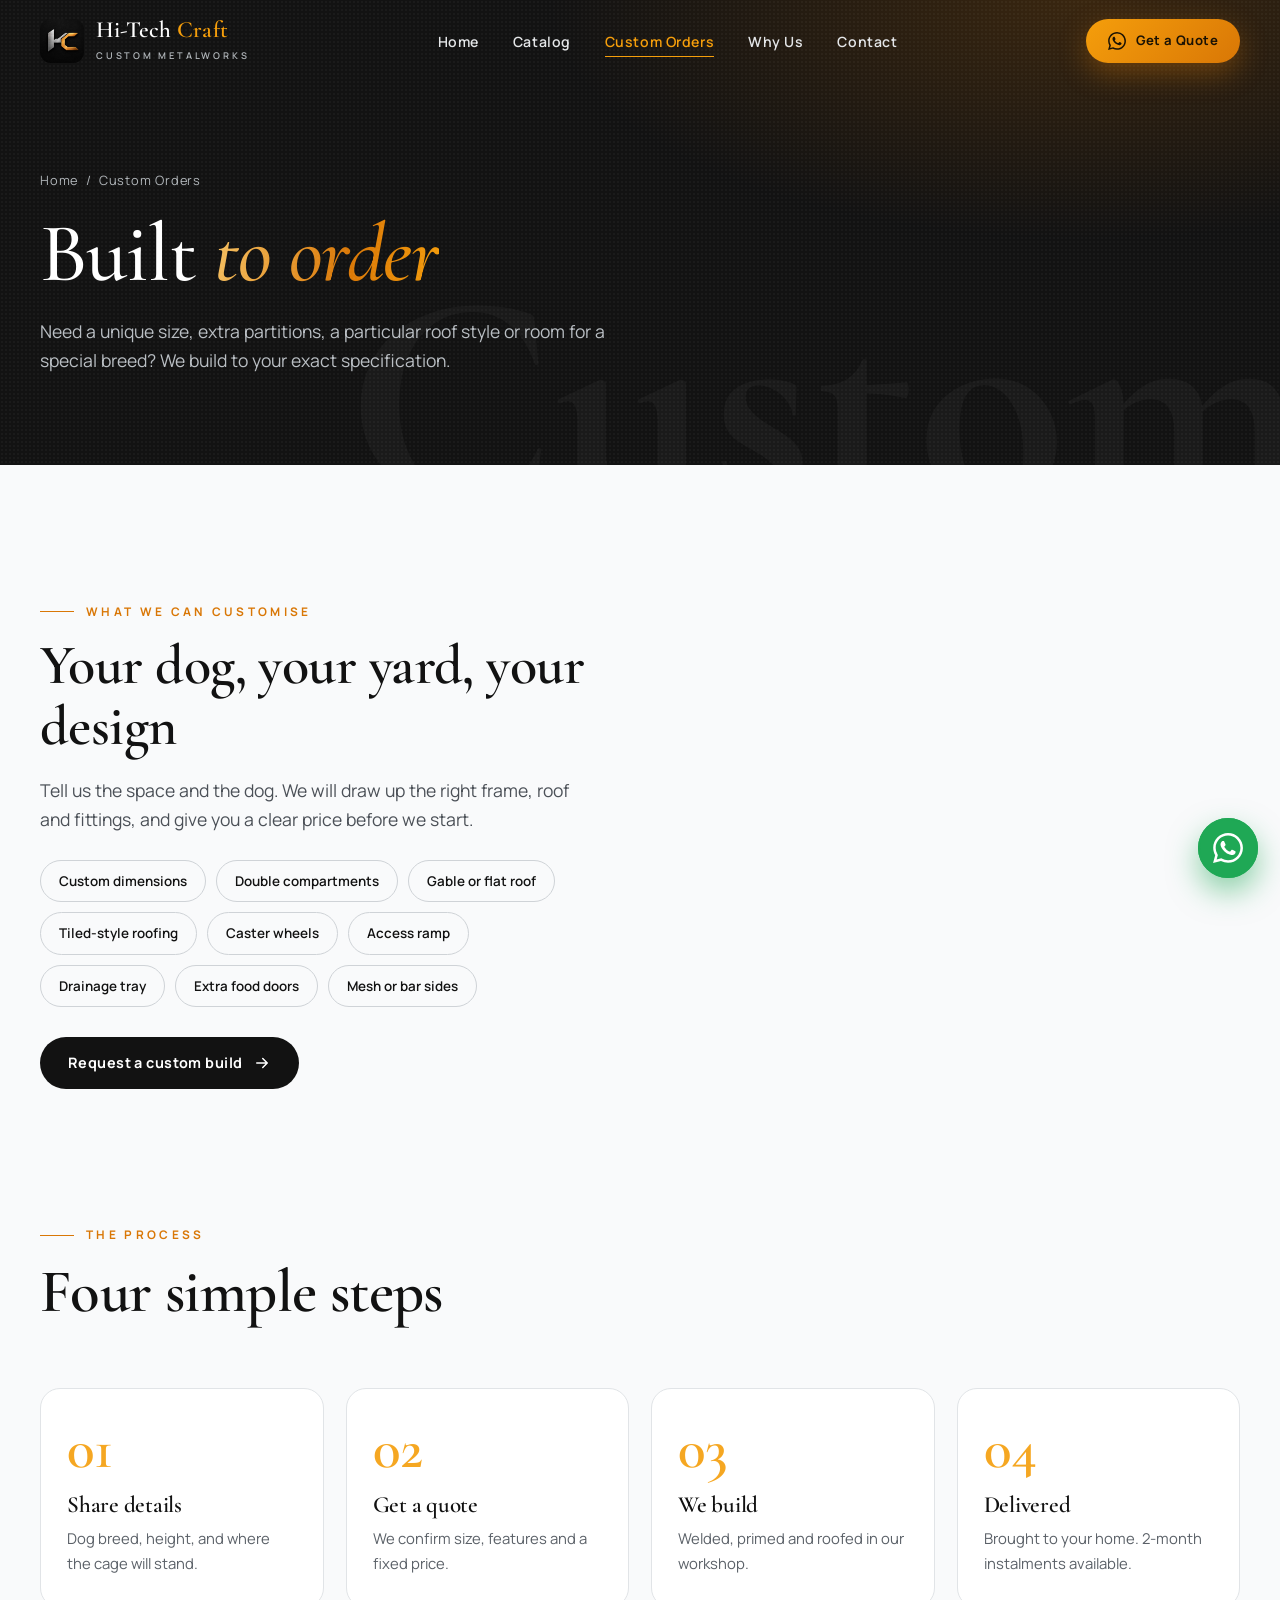
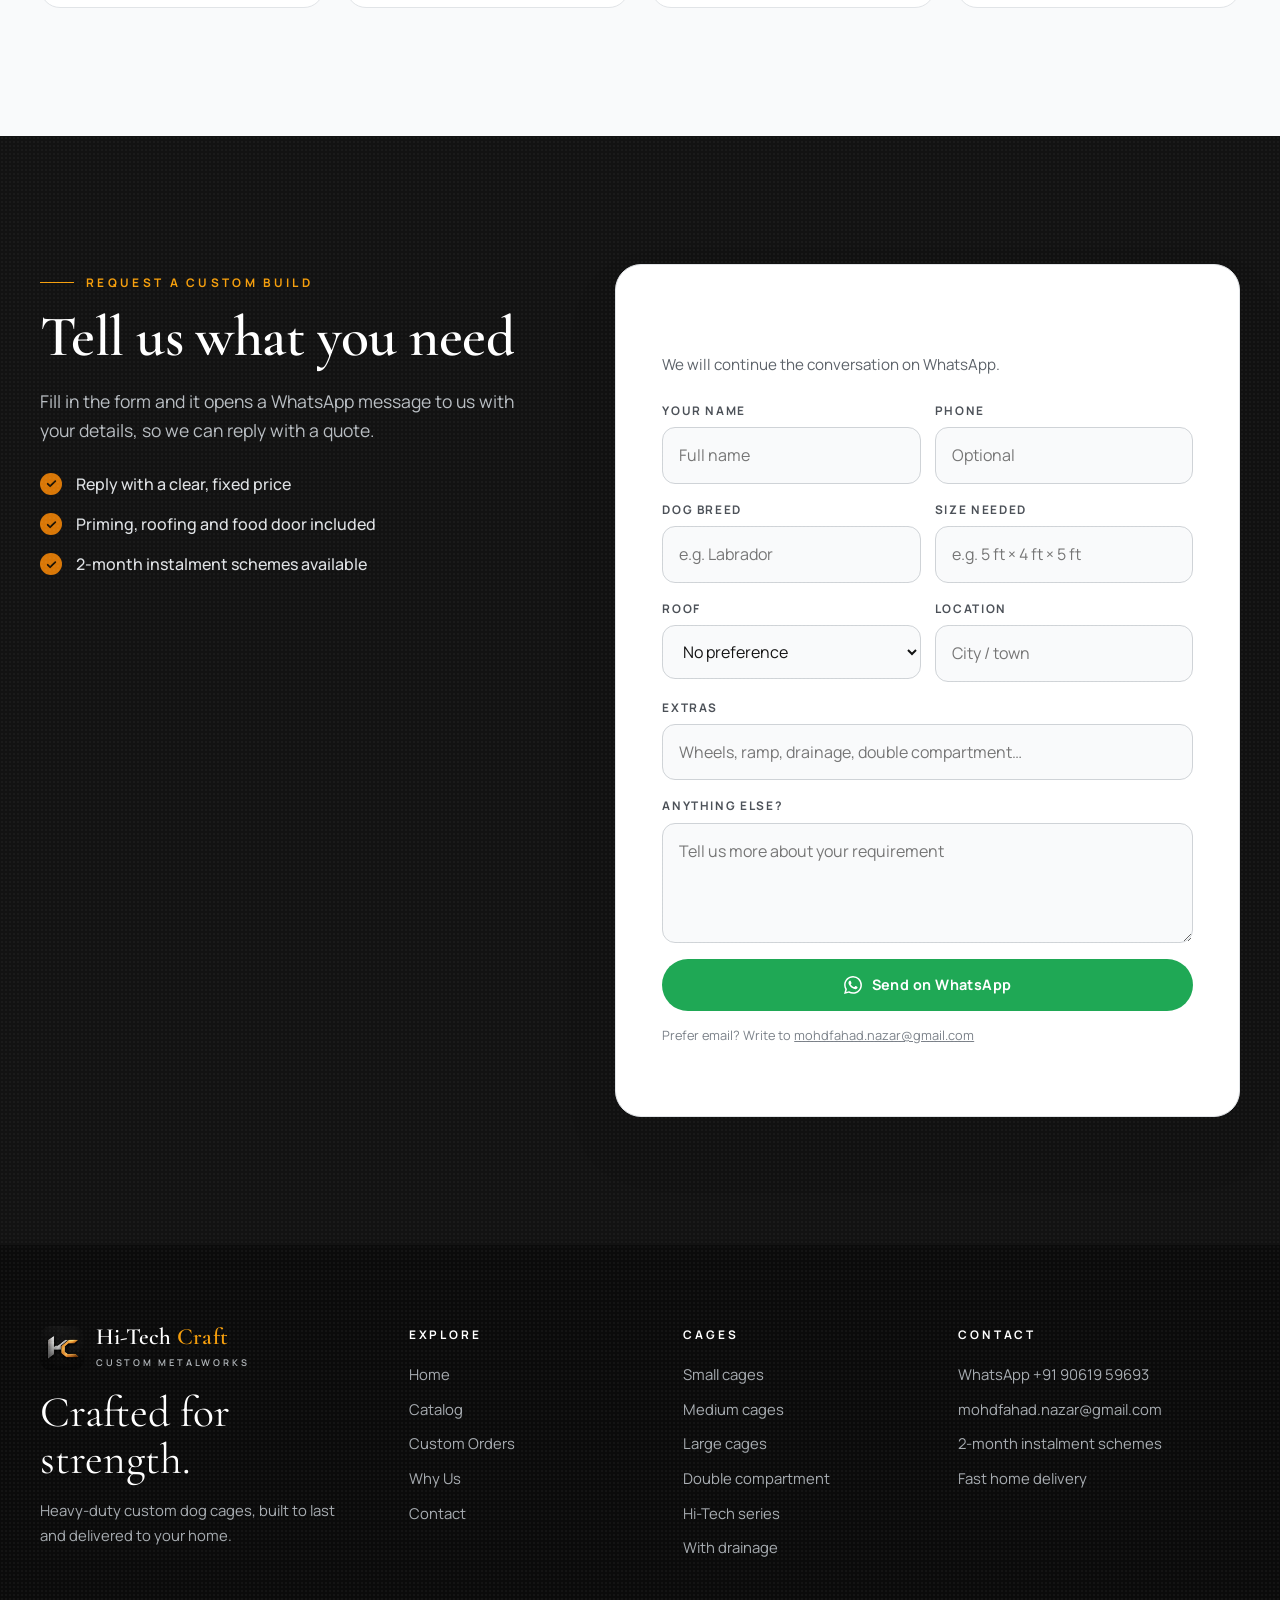
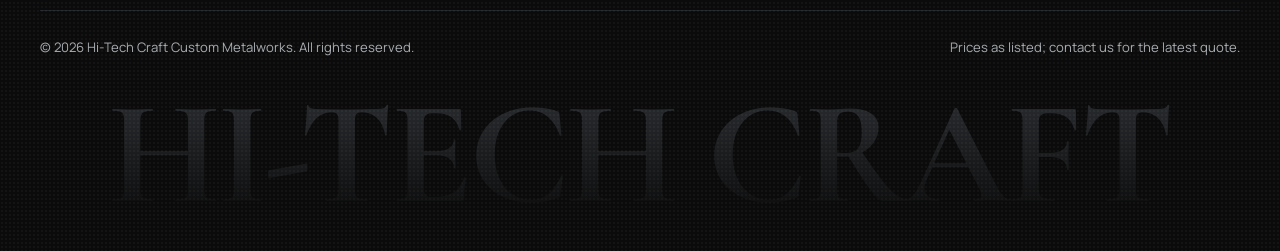
<file: custom.html>
<!doctype html>
<html lang="en">
<head>
<meta charset="utf-8">
<meta name="viewport" content="width=device-width,initial-scale=1">
<title>Custom Dog Cages | Hi-Tech Craft</title>
<meta name="description" content="Order a specially customised dog cage: your size, partitions, roof style and extras. Built to order by Hi-Tech Craft Custom Metalworks.">
<meta name="theme-color" content="#121212">
<link rel="icon" href="img/c00.jpg">
<link rel="preconnect" href="https://fonts.googleapis.com">
<link rel="preconnect" href="https://fonts.gstatic.com" crossorigin>
<link href="https://fonts.googleapis.com/css2?family=Cormorant+Garamond:ital,wght@0,500;0,600;0,700;1,500;1,600&family=Manrope:wght@400;500;600;700;800&display=swap" rel="stylesheet">
<link rel="stylesheet" href="css/style.css">
</head><body>
<div id="progress"></div>
<header class="site-header"><div class="wrap nav">
  <a class="brand" href="index.html" aria-label="Hi-Tech Craft home"><img src="img/c00.jpg" alt="HC logo"><span><b>Hi-Tech <i>Craft</i></b><small>Custom Metalworks</small></span></a>
  <ul class="menu"><li><a href="index.html">Home</a></li><li><a href="catalog.html">Catalog</a></li><li><a href="custom.html" class="active">Custom Orders</a></li><li><a href="why-us.html">Why Us</a></li><li><a href="contact.html">Contact</a></li></ul>
  <a class="btn btn-gold hide-m" target="_blank" rel="noopener" href="https://wa.me/919061959693?text=Hi%20Hi-Tech%20Craft%2C%20I%27d%20like%20to%20know%20more%20about%20your%20dog%20cages."><svg viewBox="0 0 24 24" fill="currentColor"><path d="M17.47 14.38c-.3-.15-1.76-.87-2.03-.97-.27-.1-.47-.15-.67.15-.2.3-.77.97-.94 1.16-.17.2-.35.22-.64.08-.3-.15-1.26-.46-2.39-1.48-.88-.79-1.48-1.76-1.65-2.06-.17-.3-.02-.46.13-.6.13-.13.3-.35.45-.52.15-.17.2-.3.3-.5.1-.2.05-.37-.03-.52-.07-.15-.67-1.61-.92-2.2-.24-.58-.49-.5-.67-.51h-.57c-.2 0-.52.07-.79.37-.27.3-1.04 1.02-1.04 2.48 0 1.46 1.07 2.88 1.21 3.07.15.2 2.1 3.2 5.08 4.49.71.3 1.26.49 1.69.62.71.23 1.36.2 1.87.12.57-.09 1.76-.72 2-1.41.25-.7.25-1.29.17-1.41-.07-.13-.27-.2-.57-.35m-5.42 7.4h-.01a9.87 9.87 0 01-5.03-1.38l-.36-.21-3.74.98 1-3.65-.24-.37a9.86 9.86 0 01-1.51-5.26c0-5.45 4.44-9.88 9.89-9.88 2.64 0 5.12 1.03 6.99 2.9a9.83 9.83 0 012.89 6.99c0 5.45-4.44 9.88-9.88 9.88m8.41-18.3A11.82 11.82 0 0012.05 0C5.5 0 .16 5.34.16 11.89c0 2.1.55 4.14 1.59 5.95L.06 24l6.3-1.65a11.88 11.88 0 005.69 1.45h.01c6.55 0 11.89-5.34 11.89-11.89 0-3.18-1.24-6.17-3.48-8.41z"/></svg> Get a Quote</a>
  <button class="burger" aria-label="Menu"><span></span><span></span><span></span></button>
</div></header>

<section class="phero grain">
  <div class="wrap">
    <div class="crumbs"><a href="index.html">Home</a> &nbsp;/&nbsp; Custom Orders</div>
    <h1 data-split>Built <em class="gold-text">to order</em></h1>
    <p class="lead" data-r="up" style="--d:.3s">Need a unique size, extra partitions, a particular roof style or room for a special breed? We build to your exact specification.</p>
  </div>
  <div class="ghost" aria-hidden="true">Custom</div>
</section>
<section class="sec"><div class="wrap">
  <div class="split">
    <div>
      <span class="eyebrow" data-r="up">What we can customise</span>
      <h2 data-split>Your dog, your yard, your design</h2>
      <p class="lead" data-r="up">Tell us the space and the dog. We will draw up the right frame, roof and fittings, and give you a clear price before we start.</p>
      <div class="opts light" data-r="up" style="margin:26px 0 30px">
        <span>Custom dimensions</span><span>Double compartments</span><span>Gable or flat roof</span><span>Tiled-style roofing</span><span>Caster wheels</span><span>Access ramp</span><span>Drainage tray</span><span>Extra food doors</span><span>Mesh or bar sides</span>
      </div>
      <a class="btn btn-dark" href="#request">Request a custom build <svg viewBox="0 0 24 24" fill="none" stroke="currentColor" stroke-width="2" stroke-linecap="round" stroke-linejoin="round"><path d="M5 12h14M13 6l6 6-6 6"/></svg></a>
    </div>
    <div class="frame reveal-img wide"><img src="img/c11.jpg" alt="Custom roofed dog cage with red roof" loading="lazy"></div>
  </div>
</div></section>

<section class="sec" style="padding-top:0"><div class="wrap">
  <div class="sec-head"><div><span class="eyebrow" data-r="up">The process</span><h2 data-split>Four simple steps</h2></div></div>
  <div class="steps">
    <div class="step" data-r="up"><h3>Share details</h3><p>Dog breed, height, and where the cage will stand.</p></div>
    <div class="step" data-r="up" style="--d:.1s"><h3>Get a quote</h3><p>We confirm size, features and a fixed price.</p></div>
    <div class="step" data-r="up" style="--d:.2s"><h3>We build</h3><p>Welded, primed and roofed in our workshop.</p></div>
    <div class="step" data-r="up" style="--d:.3s"><h3>Delivered</h3><p>Brought to your home. 2-month instalments available.</p></div>
  </div>
</div></section>

<section class="sec dark grain" id="request"><div class="wrap">
  <div class="contact-grid">
    <div>
      <span class="eyebrow" data-r="up">Request a custom build</span>
      <h2 data-split style="font-size:clamp(2.2rem,4.6vw,3.6rem);margin:14px 0 18px">Tell us what you need</h2>
      <p class="lead" data-r="up">Fill in the form and it opens a WhatsApp message to us with your details, so we can reply with a quote.</p>
      <ul class="tick" data-r="up"><li>Reply with a clear, fixed price</li><li>Priming, roofing and food door included</li><li>2-month instalment schemes available</li></ul>
    </div>
    <form class="card" data-wa="custom" data-r="up" style="color:var(--ink)">
      <h3>Custom cage request</h3><p>We will continue the conversation on WhatsApp.</p>
      <div class="row"><div class="field"><label for="n1">Your name</label><input id="n1" name="name" required placeholder="Full name"></div>
      <div class="field"><label for="p1">Phone</label><input id="p1" name="phone" inputmode="tel" placeholder="Optional"></div></div>
      <div class="row"><div class="field"><label for="b1">Dog breed</label><input id="b1" name="breed" placeholder="e.g. Labrador"></div>
      <div class="field"><label for="s1">Size needed</label><input id="s1" name="size" placeholder="e.g. 5 ft × 4 ft × 5 ft"></div></div>
      <div class="row"><div class="field"><label for="r1">Roof</label><select id="r1" name="roof"><option value="">No preference</option><option>Flat sheet roof</option><option>Gable roof</option><option>Tiled-style roof</option><option>No roof</option></select></div>
      <div class="field"><label for="c1">Location</label><input id="c1" name="city" placeholder="City / town"></div></div>
      <div class="field"><label for="e1">Extras</label><input id="e1" name="extras" placeholder="Wheels, ramp, drainage, double compartment…"></div>
      <div class="field"><label for="m1">Anything else?</label><textarea id="m1" name="message" placeholder="Tell us more about your requirement"></textarea></div>
      <button class="btn btn-wa" type="submit" style="width:100%"><svg viewBox="0 0 24 24" fill="currentColor"><path d="M17.47 14.38c-.3-.15-1.76-.87-2.03-.97-.27-.1-.47-.15-.67.15-.2.3-.77.97-.94 1.16-.17.2-.35.22-.64.08-.3-.15-1.26-.46-2.39-1.48-.88-.79-1.48-1.76-1.65-2.06-.17-.3-.02-.46.13-.6.13-.13.3-.35.45-.52.15-.17.2-.3.3-.5.1-.2.05-.37-.03-.52-.07-.15-.67-1.61-.92-2.2-.24-.58-.49-.5-.67-.51h-.57c-.2 0-.52.07-.79.37-.27.3-1.04 1.02-1.04 2.48 0 1.46 1.07 2.88 1.21 3.07.15.2 2.1 3.2 5.08 4.49.71.3 1.26.49 1.69.62.71.23 1.36.2 1.87.12.57-.09 1.76-.72 2-1.41.25-.7.25-1.29.17-1.41-.07-.13-.27-.2-.57-.35m-5.42 7.4h-.01a9.87 9.87 0 01-5.03-1.38l-.36-.21-3.74.98 1-3.65-.24-.37a9.86 9.86 0 01-1.51-5.26c0-5.45 4.44-9.88 9.89-9.88 2.64 0 5.12 1.03 6.99 2.9a9.83 9.83 0 012.89 6.99c0 5.45-4.44 9.88-9.88 9.88m8.41-18.3A11.82 11.82 0 0012.05 0C5.5 0 .16 5.34.16 11.89c0 2.1.55 4.14 1.59 5.95L.06 24l6.3-1.65a11.88 11.88 0 005.69 1.45h.01c6.55 0 11.89-5.34 11.89-11.89 0-3.18-1.24-6.17-3.48-8.41z"/></svg> Send on WhatsApp</button>
      <p class="fnote">Prefer email? Write to <a href="mailto:mohdfahad.nazar@gmail.com" style="text-decoration:underline">mohdfahad.nazar@gmail.com</a></p>
    </form>
  </div>
</div></section>

<footer class="footer grain">
<div class="wrap">
  <div class="foot-grid">
    <div>
      <a class="brand" href="index.html"><img src="img/c00.jpg" alt="HC logo"><span><b>Hi-Tech <i>Craft</i></b><small>Custom Metalworks</small></span></a>
      <p class="big">Crafted for strength.</p>
      <p style="font-size:.93rem;max-width:34ch">Heavy-duty custom dog cages, built to last and delivered to your home.</p>
    </div>
    <div><h5>Explore</h5><ul><li><a href="index.html">Home</a></li><li><a href="catalog.html">Catalog</a></li><li><a href="custom.html">Custom Orders</a></li><li><a href="why-us.html">Why Us</a></li><li><a href="contact.html">Contact</a></li></ul></div>
    <div><h5>Cages</h5><ul>
      <li><a href="catalog.html#small">Small cages</a></li><li><a href="catalog.html#medium">Medium cages</a></li>
      <li><a href="catalog.html#large">Large cages</a></li><li><a href="catalog.html#double">Double compartment</a></li>
      <li><a href="catalog.html#hitech">Hi-Tech series</a></li><li><a href="catalog.html#drainage">With drainage</a></li></ul></div>
    <div><h5>Contact</h5><ul>
      <li><a target="_blank" rel="noopener" href="https://wa.me/919061959693?text=Hi%20Hi-Tech%20Craft%2C%20I%27d%20like%20to%20know%20more%20about%20your%20dog%20cages.">WhatsApp +91 90619 59693</a></li>
      <li><a href="mailto:mohdfahad.nazar@gmail.com">mohdfahad.nazar@gmail.com</a></li>
      <li>2-month instalment schemes</li><li>Fast home delivery</li></ul></div>
  </div>
  <div class="foot-bot"><span>© <span data-year></span> Hi-Tech Craft Custom Metalworks. All rights reserved.</span><span>Prices as listed; contact us for the latest quote.</span></div>
  <div class="giant" aria-hidden="true">HI-TECH CRAFT</div>
</div>
</footer>
<a class="fab" target="_blank" rel="noopener" href="https://wa.me/919061959693?text=Hi%20Hi-Tech%20Craft%2C%20I%27d%20like%20to%20know%20more%20about%20your%20dog%20cages." aria-label="Chat on WhatsApp"><svg viewBox="0 0 24 24" fill="currentColor"><path d="M17.47 14.38c-.3-.15-1.76-.87-2.03-.97-.27-.1-.47-.15-.67.15-.2.3-.77.97-.94 1.16-.17.2-.35.22-.64.08-.3-.15-1.26-.46-2.39-1.48-.88-.79-1.48-1.76-1.65-2.06-.17-.3-.02-.46.13-.6.13-.13.3-.35.45-.52.15-.17.2-.3.3-.5.1-.2.05-.37-.03-.52-.07-.15-.67-1.61-.92-2.2-.24-.58-.49-.5-.67-.51h-.57c-.2 0-.52.07-.79.37-.27.3-1.04 1.02-1.04 2.48 0 1.46 1.07 2.88 1.21 3.07.15.2 2.1 3.2 5.08 4.49.71.3 1.26.49 1.69.62.71.23 1.36.2 1.87.12.57-.09 1.76-.72 2-1.41.25-.7.25-1.29.17-1.41-.07-.13-.27-.2-.57-.35m-5.42 7.4h-.01a9.87 9.87 0 01-5.03-1.38l-.36-.21-3.74.98 1-3.65-.24-.37a9.86 9.86 0 01-1.51-5.26c0-5.45 4.44-9.88 9.89-9.88 2.64 0 5.12 1.03 6.99 2.9a9.83 9.83 0 012.89 6.99c0 5.45-4.44 9.88-9.88 9.88m8.41-18.3A11.82 11.82 0 0012.05 0C5.5 0 .16 5.34.16 11.89c0 2.1.55 4.14 1.59 5.95L.06 24l6.3-1.65a11.88 11.88 0 005.69 1.45h.01c6.55 0 11.89-5.34 11.89-11.89 0-3.18-1.24-6.17-3.48-8.41z"/></svg></a>
<div class="modal" id="modal"></div>
<script src="js/products.js"></script>
<script src="js/app.js"></script>
</body>
</html>
</file>
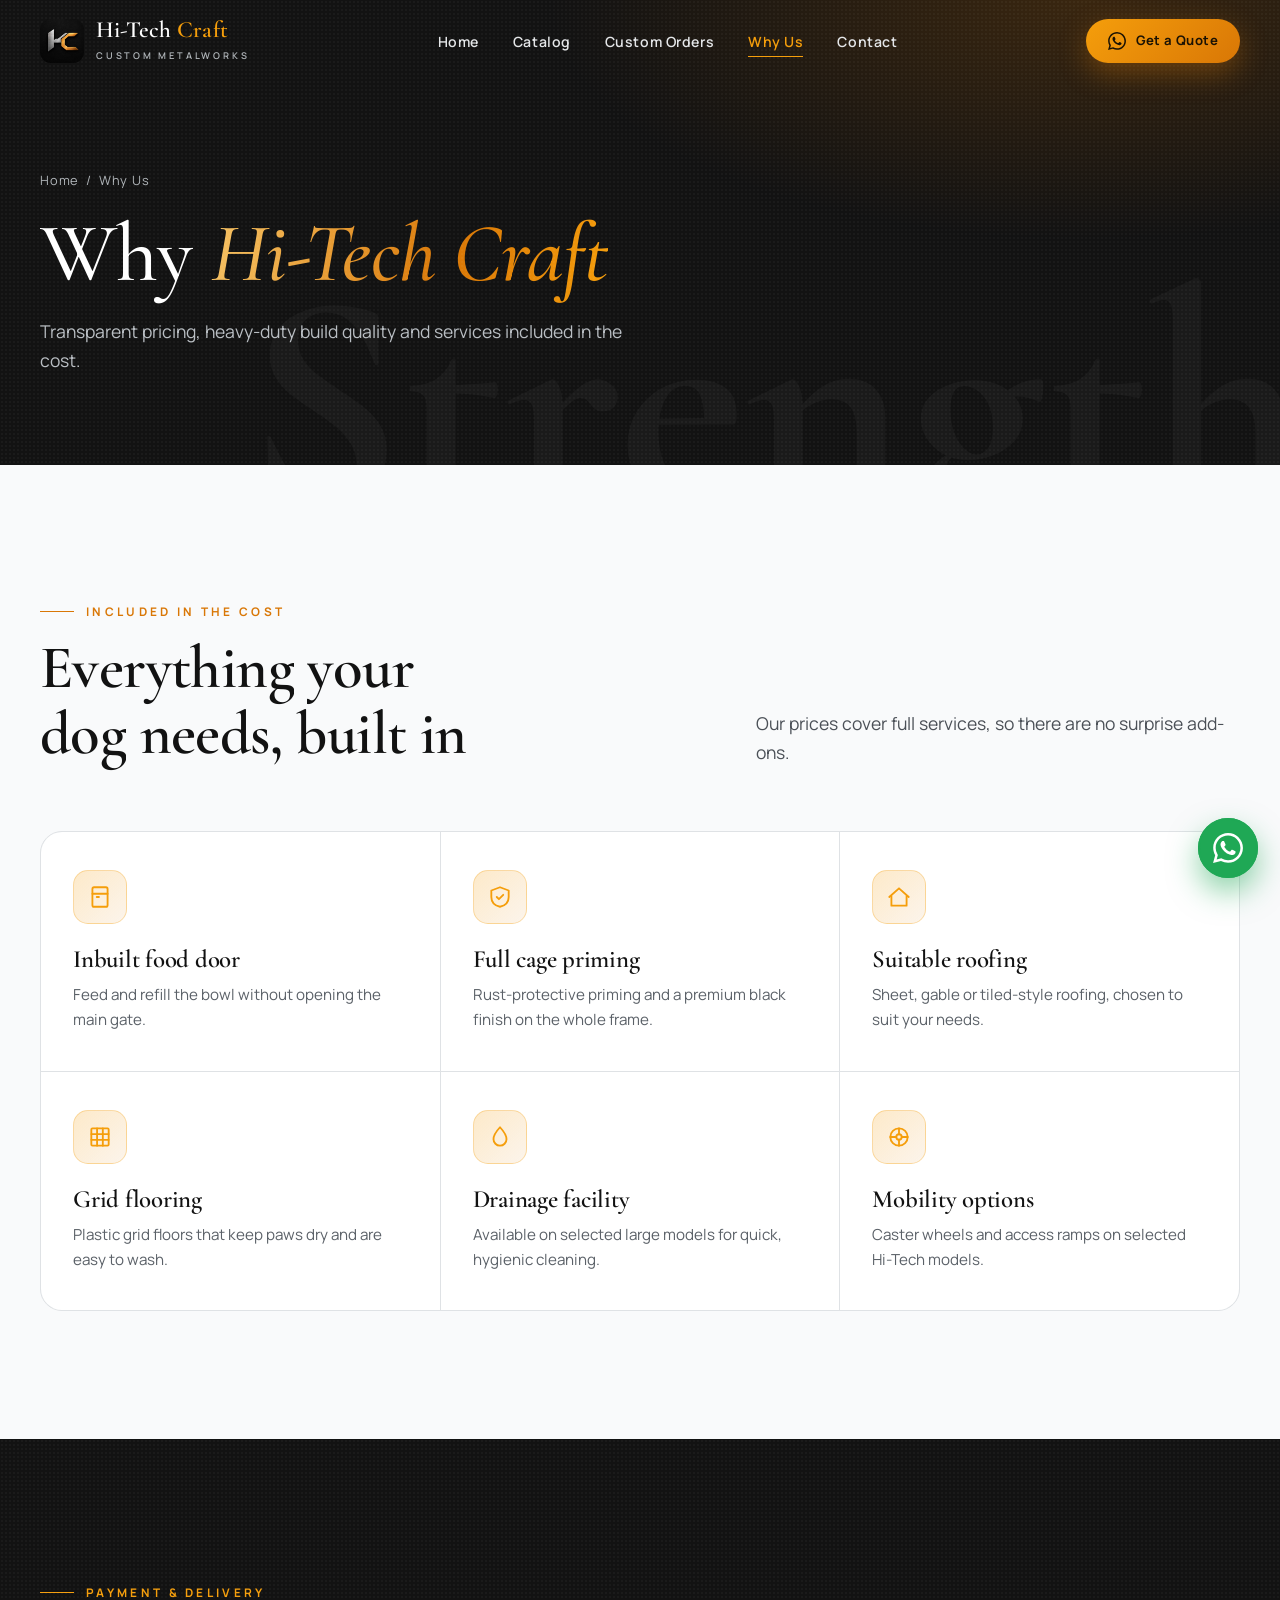
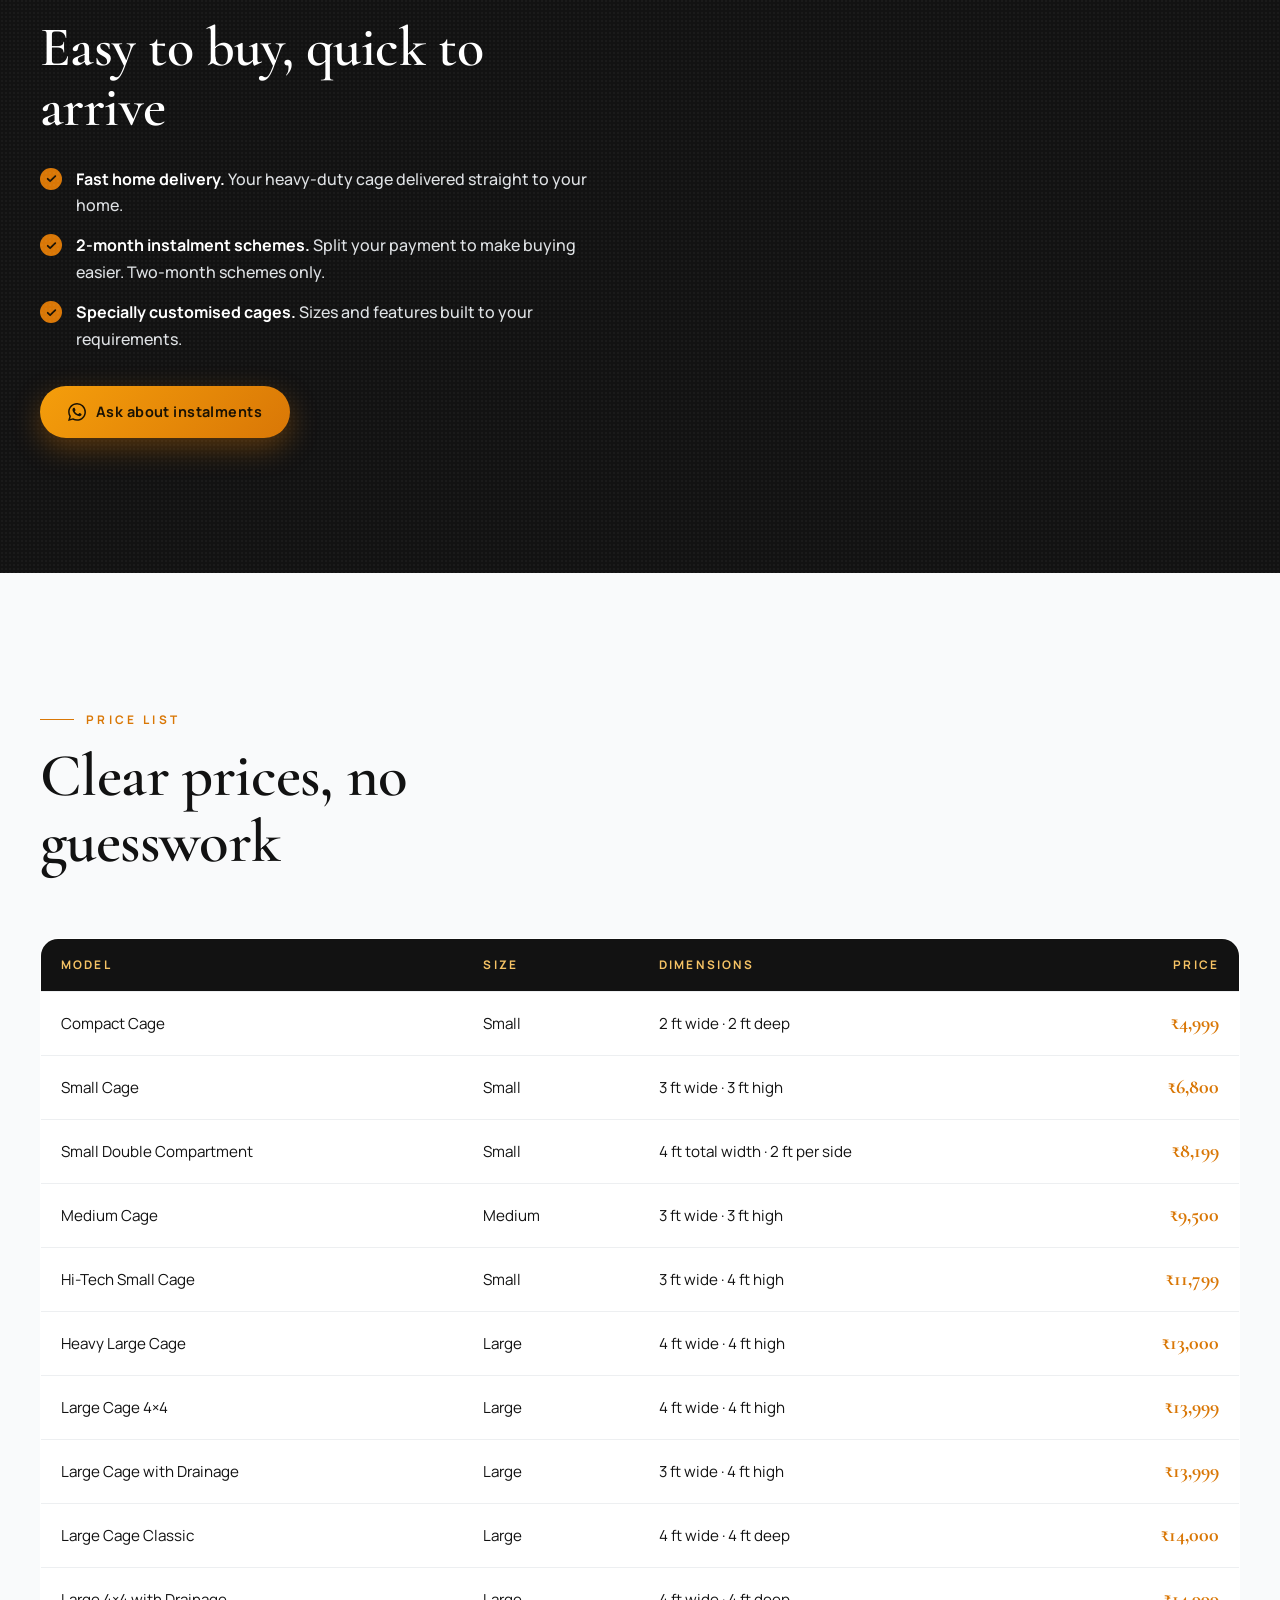
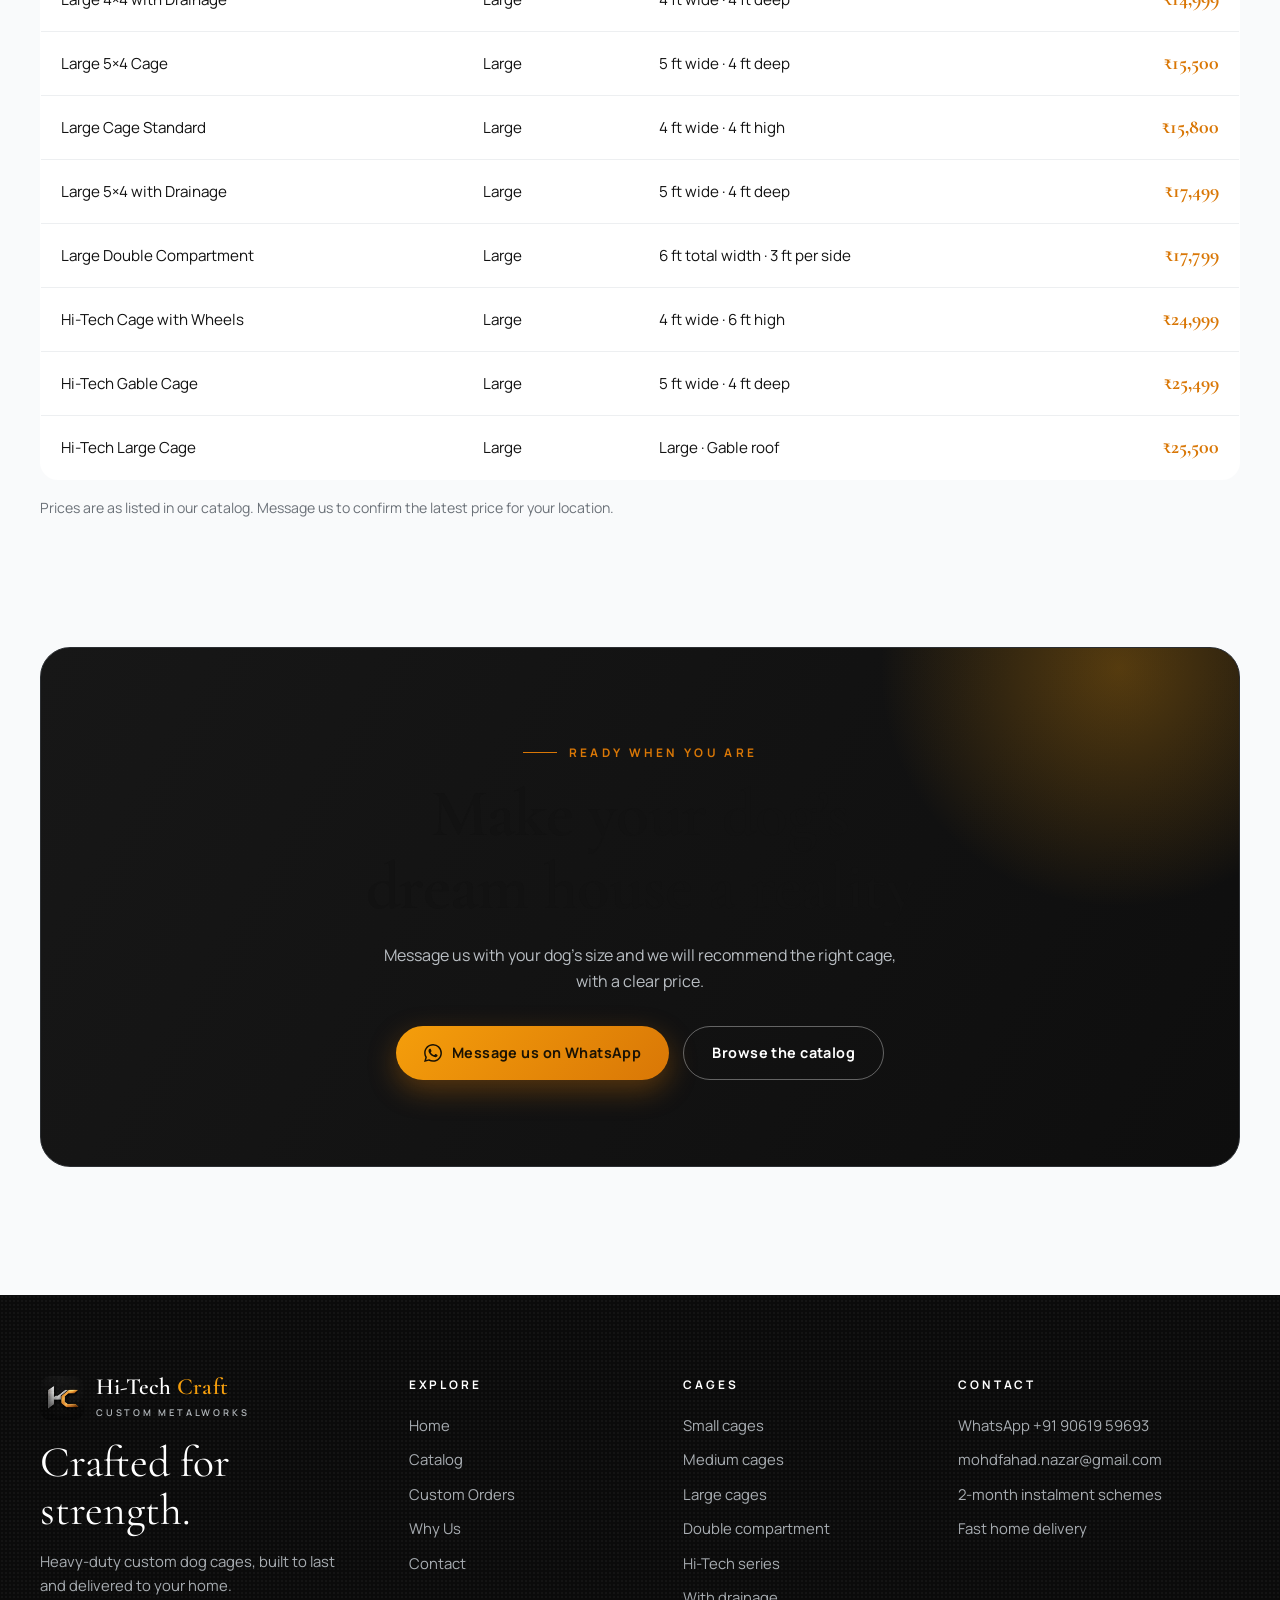
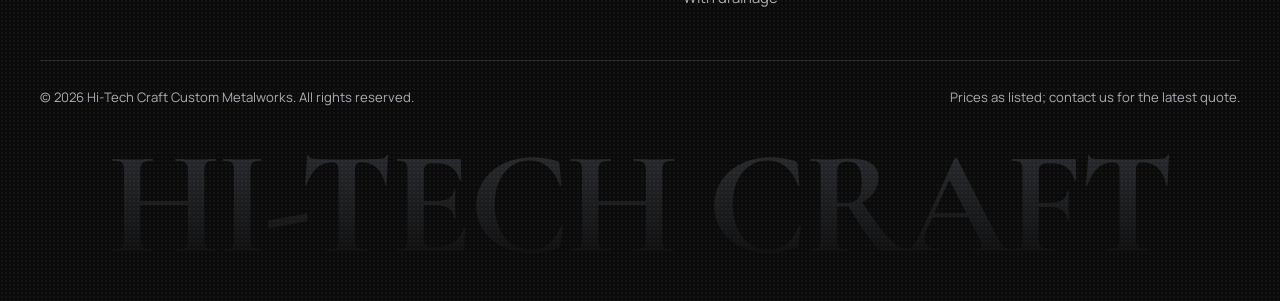
<file: why-us.html>
<!doctype html>
<html lang="en">
<head>
<meta charset="utf-8">
<meta name="viewport" content="width=device-width,initial-scale=1">
<title>Why Hi-Tech Craft | Heavy-Duty Dog Cages</title>
<meta name="description" content="What is included in every Hi-Tech Craft dog cage, plus home delivery and 2-month instalment schemes. Full price list.">
<meta name="theme-color" content="#121212">
<link rel="icon" href="img/c00.jpg">
<link rel="preconnect" href="https://fonts.googleapis.com">
<link rel="preconnect" href="https://fonts.gstatic.com" crossorigin>
<link href="https://fonts.googleapis.com/css2?family=Cormorant+Garamond:ital,wght@0,500;0,600;0,700;1,500;1,600&family=Manrope:wght@400;500;600;700;800&display=swap" rel="stylesheet">
<link rel="stylesheet" href="css/style.css">
</head><body>
<div id="progress"></div>
<header class="site-header"><div class="wrap nav">
  <a class="brand" href="index.html" aria-label="Hi-Tech Craft home"><img src="img/c00.jpg" alt="HC logo"><span><b>Hi-Tech <i>Craft</i></b><small>Custom Metalworks</small></span></a>
  <ul class="menu"><li><a href="index.html">Home</a></li><li><a href="catalog.html">Catalog</a></li><li><a href="custom.html">Custom Orders</a></li><li><a href="why-us.html" class="active">Why Us</a></li><li><a href="contact.html">Contact</a></li></ul>
  <a class="btn btn-gold hide-m" target="_blank" rel="noopener" href="https://wa.me/919061959693?text=Hi%20Hi-Tech%20Craft%2C%20I%27d%20like%20to%20know%20more%20about%20your%20dog%20cages."><svg viewBox="0 0 24 24" fill="currentColor"><path d="M17.47 14.38c-.3-.15-1.76-.87-2.03-.97-.27-.1-.47-.15-.67.15-.2.3-.77.97-.94 1.16-.17.2-.35.22-.64.08-.3-.15-1.26-.46-2.39-1.48-.88-.79-1.48-1.76-1.65-2.06-.17-.3-.02-.46.13-.6.13-.13.3-.35.45-.52.15-.17.2-.3.3-.5.1-.2.05-.37-.03-.52-.07-.15-.67-1.61-.92-2.2-.24-.58-.49-.5-.67-.51h-.57c-.2 0-.52.07-.79.37-.27.3-1.04 1.02-1.04 2.48 0 1.46 1.07 2.88 1.21 3.07.15.2 2.1 3.2 5.08 4.49.71.3 1.26.49 1.69.62.71.23 1.36.2 1.87.12.57-.09 1.76-.72 2-1.41.25-.7.25-1.29.17-1.41-.07-.13-.27-.2-.57-.35m-5.42 7.4h-.01a9.87 9.87 0 01-5.03-1.38l-.36-.21-3.74.98 1-3.65-.24-.37a9.86 9.86 0 01-1.51-5.26c0-5.45 4.44-9.88 9.89-9.88 2.64 0 5.12 1.03 6.99 2.9a9.83 9.83 0 012.89 6.99c0 5.45-4.44 9.88-9.88 9.88m8.41-18.3A11.82 11.82 0 0012.05 0C5.5 0 .16 5.34.16 11.89c0 2.1.55 4.14 1.59 5.95L.06 24l6.3-1.65a11.88 11.88 0 005.69 1.45h.01c6.55 0 11.89-5.34 11.89-11.89 0-3.18-1.24-6.17-3.48-8.41z"/></svg> Get a Quote</a>
  <button class="burger" aria-label="Menu"><span></span><span></span><span></span></button>
</div></header>

<section class="phero grain">
  <div class="wrap">
    <div class="crumbs"><a href="index.html">Home</a> &nbsp;/&nbsp; Why Us</div>
    <h1 data-split>Why <em class="gold-text">Hi-Tech Craft</em></h1>
    <p class="lead" data-r="up" style="--d:.3s">Transparent pricing, heavy-duty build quality and services included in the cost.</p>
  </div>
  <div class="ghost" aria-hidden="true">Strength</div>
</section>
<section class="sec light"><div class="wrap">
  <div class="sec-head"><div><span class="eyebrow" data-r="up">Included in the cost</span><h2 data-split>Everything your dog needs, built in</h2></div>
  <p class="lead" data-r="up" style="max-width:44ch">Our prices cover full services, so there are no surprise add-ons.</p></div>
  <div class="feat-grid">
    <div class="feat" data-r="up"><div class="ic"><svg viewBox="0 0 24 24" fill="none" stroke="currentColor" stroke-width="1.7" stroke-linecap="round" stroke-linejoin="round"><rect x="5" y="3" width="14" height="18" rx="1.5"/><path d="M9 12h2"/><path d="M5 9h14"/></svg></div><h3>Inbuilt food door</h3><p>Feed and refill the bowl without opening the main gate.</p></div>
    <div class="feat" data-r="up" style="--d:.08s"><div class="ic"><svg viewBox="0 0 24 24" fill="none" stroke="currentColor" stroke-width="1.7" stroke-linecap="round" stroke-linejoin="round"><path d="M12 3l8 3v6c0 5-3.5 8-8 9-4.5-1-8-4-8-9V6z"/><path d="M9 12l2 2 4-4"/></svg></div><h3>Full cage priming</h3><p>Rust-protective priming and a premium black finish on the whole frame.</p></div>
    <div class="feat" data-r="up" style="--d:.16s"><div class="ic"><svg viewBox="0 0 24 24" fill="none" stroke="currentColor" stroke-width="1.7" stroke-linecap="round" stroke-linejoin="round"><path d="M3 12l9-8 9 8"/><path d="M5 11v9h14v-9"/></svg></div><h3>Suitable roofing</h3><p>Sheet, gable or tiled-style roofing, chosen to suit your needs.</p></div>
    <div class="feat" data-r="up"><div class="ic"><svg viewBox="0 0 24 24" fill="none" stroke="currentColor" stroke-width="1.7" stroke-linecap="round" stroke-linejoin="round"><rect x="4" y="4" width="16" height="16" rx="1"/><path d="M4 9.3h16M4 14.6h16M9.3 4v16M14.6 4v16"/></svg></div><h3>Grid flooring</h3><p>Plastic grid floors that keep paws dry and are easy to wash.</p></div>
    <div class="feat" data-r="up" style="--d:.08s"><div class="ic"><svg viewBox="0 0 24 24" fill="none" stroke="currentColor" stroke-width="1.7" stroke-linecap="round" stroke-linejoin="round"><path d="M12 3s6 6.5 6 11a6 6 0 01-12 0c0-4.500 6-11 6-11z"/></svg></div><h3>Drainage facility</h3><p>Available on selected large models for quick, hygienic cleaning.</p></div>
    <div class="feat" data-r="up" style="--d:.16s"><div class="ic"><svg viewBox="0 0 24 24" fill="none" stroke="currentColor" stroke-width="1.7" stroke-linecap="round" stroke-linejoin="round"><circle cx="12" cy="12" r="8"/><circle cx="12" cy="12" r="2.5"/><path d="M12 4v5.500M12 14.500V20M4 12h5.500M14.500 12H20"/></svg></div><h3>Mobility options</h3><p>Caster wheels and access ramps on selected Hi-Tech models.</p></div>
  </div>
</div></section>

<section class="sec dark grain"><div class="wrap">
  <div class="split rev">
    <div class="frame reveal-img wide"><img src="img/c16.jpg" alt="Large dog cage with drainage" loading="lazy"></div>
    <div>
      <span class="eyebrow" data-r="up">Payment &amp; delivery</span>
      <h2 data-split>Easy to buy, quick to arrive</h2>
      <ul class="tick" data-r="up" style="margin-top:28px">
        <li><span><b style="color:#fff">Fast home delivery.</b> Your heavy-duty cage delivered straight to your home.</span></li>
        <li><span><b style="color:#fff">2-month instalment schemes.</b> Split your payment to make buying easier. Two-month schemes only.</span></li>
        <li><span><b style="color:#fff">Specially customised cages.</b> Sizes and features built to your requirements.</span></li>
      </ul>
      <a class="btn btn-gold" target="_blank" rel="noopener" href="https://wa.me/919061959693?text=Hi%20Hi-Tech%20Craft%2C%20I%27d%20like%20to%20know%20more%20about%20your%20dog%20cages."><svg viewBox="0 0 24 24" fill="currentColor"><path d="M17.47 14.38c-.3-.15-1.76-.87-2.03-.97-.27-.1-.47-.15-.67.15-.2.3-.77.97-.94 1.16-.17.2-.35.22-.64.08-.3-.15-1.26-.46-2.39-1.48-.88-.79-1.48-1.76-1.65-2.06-.17-.3-.02-.46.13-.6.13-.13.3-.35.45-.52.15-.17.2-.3.3-.5.1-.2.05-.37-.03-.52-.07-.15-.67-1.61-.92-2.2-.24-.58-.49-.5-.67-.51h-.57c-.2 0-.52.07-.79.37-.27.3-1.04 1.02-1.04 2.48 0 1.46 1.07 2.88 1.21 3.07.15.2 2.1 3.2 5.08 4.49.71.3 1.26.49 1.69.62.71.23 1.36.2 1.87.12.57-.09 1.76-.72 2-1.41.25-.7.25-1.29.17-1.41-.07-.13-.27-.2-.57-.35m-5.42 7.4h-.01a9.87 9.87 0 01-5.03-1.38l-.36-.21-3.74.98 1-3.65-.24-.37a9.86 9.86 0 01-1.51-5.26c0-5.45 4.44-9.88 9.89-9.88 2.64 0 5.12 1.03 6.99 2.9a9.83 9.83 0 012.89 6.99c0 5.45-4.44 9.88-9.88 9.88m8.41-18.3A11.82 11.82 0 0012.05 0C5.5 0 .16 5.34.16 11.89c0 2.1.55 4.14 1.59 5.95L.06 24l6.3-1.65a11.88 11.88 0 005.69 1.45h.01c6.55 0 11.89-5.34 11.89-11.89 0-3.18-1.24-6.17-3.48-8.41z"/></svg> Ask about instalments</a>
    </div>
  </div>
</div></section>

<section class="sec"><div class="wrap">
  <div class="sec-head"><div><span class="eyebrow" data-r="up">Price list</span><h2 data-split>Clear prices, no guesswork</h2></div></div>
  <div class="tscroll" data-r="up"><table class="ptable"><thead><tr><th>Model</th><th>Size</th><th>Dimensions</th><th>Price</th></tr></thead><tbody id="priceTable"></tbody></table></div>
  <p style="margin-top:16px;color:#6b7178;font-size:.88rem">Prices are as listed in our catalog. Message us to confirm the latest price for your location.</p>
</div></section>

<section class="sec" style="padding-top:0"><div class="wrap">
  <div class="band" data-r="zoom">
    <span class="eyebrow">Ready when you are</span>
    <h2 data-split>Make your dog’s dream house a reality</h2>
    <p>Message us with your dog’s size and we will recommend the right cage, with a clear price.</p>
    <div class="cta-row"><a class="btn btn-gold" target="_blank" rel="noopener" href="https://wa.me/919061959693?text=Hi%20Hi-Tech%20Craft%2C%20I%27d%20like%20to%20know%20more%20about%20your%20dog%20cages."><svg viewBox="0 0 24 24" fill="currentColor"><path d="M17.47 14.38c-.3-.15-1.76-.87-2.03-.97-.27-.1-.47-.15-.67.15-.2.3-.77.97-.94 1.16-.17.2-.35.22-.64.08-.3-.15-1.26-.46-2.39-1.48-.88-.79-1.48-1.76-1.65-2.06-.17-.3-.02-.46.13-.6.13-.13.3-.35.45-.52.15-.17.2-.3.3-.5.1-.2.05-.37-.03-.52-.07-.15-.67-1.61-.92-2.2-.24-.58-.49-.5-.67-.51h-.57c-.2 0-.52.07-.79.37-.27.3-1.04 1.02-1.04 2.48 0 1.46 1.07 2.88 1.21 3.07.15.2 2.1 3.2 5.08 4.49.71.3 1.26.49 1.69.62.71.23 1.36.2 1.87.12.57-.09 1.76-.72 2-1.41.25-.7.25-1.29.17-1.41-.07-.13-.27-.2-.57-.35m-5.42 7.4h-.01a9.87 9.87 0 01-5.03-1.38l-.36-.21-3.74.98 1-3.65-.24-.37a9.86 9.86 0 01-1.51-5.26c0-5.45 4.44-9.88 9.89-9.88 2.64 0 5.12 1.03 6.99 2.9a9.83 9.83 0 012.89 6.99c0 5.45-4.44 9.88-9.88 9.88m8.41-18.3A11.82 11.82 0 0012.05 0C5.5 0 .16 5.34.16 11.89c0 2.1.55 4.14 1.59 5.95L.06 24l6.3-1.65a11.88 11.88 0 005.69 1.45h.01c6.55 0 11.89-5.34 11.89-11.89 0-3.18-1.24-6.17-3.48-8.41z"/></svg> Message us on WhatsApp</a><a class="btn btn-ghost" href="catalog.html">Browse the catalog</a></div>
  </div>
</div></section>

<footer class="footer grain">
<div class="wrap">
  <div class="foot-grid">
    <div>
      <a class="brand" href="index.html"><img src="img/c00.jpg" alt="HC logo"><span><b>Hi-Tech <i>Craft</i></b><small>Custom Metalworks</small></span></a>
      <p class="big">Crafted for strength.</p>
      <p style="font-size:.93rem;max-width:34ch">Heavy-duty custom dog cages, built to last and delivered to your home.</p>
    </div>
    <div><h5>Explore</h5><ul><li><a href="index.html">Home</a></li><li><a href="catalog.html">Catalog</a></li><li><a href="custom.html">Custom Orders</a></li><li><a href="why-us.html">Why Us</a></li><li><a href="contact.html">Contact</a></li></ul></div>
    <div><h5>Cages</h5><ul>
      <li><a href="catalog.html#small">Small cages</a></li><li><a href="catalog.html#medium">Medium cages</a></li>
      <li><a href="catalog.html#large">Large cages</a></li><li><a href="catalog.html#double">Double compartment</a></li>
      <li><a href="catalog.html#hitech">Hi-Tech series</a></li><li><a href="catalog.html#drainage">With drainage</a></li></ul></div>
    <div><h5>Contact</h5><ul>
      <li><a target="_blank" rel="noopener" href="https://wa.me/919061959693?text=Hi%20Hi-Tech%20Craft%2C%20I%27d%20like%20to%20know%20more%20about%20your%20dog%20cages.">WhatsApp +91 90619 59693</a></li>
      <li><a href="mailto:mohdfahad.nazar@gmail.com">mohdfahad.nazar@gmail.com</a></li>
      <li>2-month instalment schemes</li><li>Fast home delivery</li></ul></div>
  </div>
  <div class="foot-bot"><span>© <span data-year></span> Hi-Tech Craft Custom Metalworks. All rights reserved.</span><span>Prices as listed; contact us for the latest quote.</span></div>
  <div class="giant" aria-hidden="true">HI-TECH CRAFT</div>
</div>
</footer>
<a class="fab" target="_blank" rel="noopener" href="https://wa.me/919061959693?text=Hi%20Hi-Tech%20Craft%2C%20I%27d%20like%20to%20know%20more%20about%20your%20dog%20cages." aria-label="Chat on WhatsApp"><svg viewBox="0 0 24 24" fill="currentColor"><path d="M17.47 14.38c-.3-.15-1.76-.87-2.03-.97-.27-.1-.47-.15-.67.15-.2.3-.77.97-.94 1.16-.17.2-.35.22-.64.08-.3-.15-1.26-.46-2.39-1.48-.88-.79-1.48-1.76-1.65-2.06-.17-.3-.02-.46.13-.6.13-.13.3-.35.45-.52.15-.17.2-.3.3-.5.1-.2.05-.37-.03-.52-.07-.15-.67-1.61-.92-2.2-.24-.58-.49-.5-.67-.51h-.57c-.2 0-.52.07-.79.37-.27.3-1.04 1.02-1.04 2.48 0 1.46 1.07 2.88 1.21 3.07.15.2 2.1 3.2 5.08 4.49.71.3 1.26.49 1.69.62.71.23 1.36.2 1.87.12.57-.09 1.76-.72 2-1.41.25-.7.25-1.29.17-1.41-.07-.13-.27-.2-.57-.35m-5.42 7.4h-.01a9.87 9.87 0 01-5.03-1.38l-.36-.21-3.74.98 1-3.65-.24-.37a9.86 9.86 0 01-1.51-5.26c0-5.45 4.44-9.88 9.89-9.88 2.64 0 5.12 1.03 6.99 2.9a9.83 9.83 0 012.89 6.99c0 5.45-4.44 9.88-9.88 9.88m8.41-18.3A11.82 11.82 0 0012.05 0C5.5 0 .16 5.34.16 11.89c0 2.1.55 4.14 1.59 5.95L.06 24l6.3-1.65a11.88 11.88 0 005.69 1.45h.01c6.55 0 11.89-5.34 11.89-11.89 0-3.18-1.24-6.17-3.48-8.41z"/></svg></a>
<div class="modal" id="modal"></div>
<script src="js/products.js"></script>
<script src="js/app.js"></script>
</body>
</html>
</file>
<file: css/style.css>
:root{
  --ink:#121212; --ink-2:#1a1a1a; --ink-3:#242424;
  --steel:#b0b5b9; --steel-2:#d1d5db; --steel-3:#8b9096;
  --amber:#d97706; --gold:#f59e0b; --gold-soft:#f6c365;
  --paper:#f9fafb; --paper-2:#eef0f2; --white:#fff;
  --serif:'Cormorant Garamond','Playfair Display',Georgia,serif;
  --sans:'Manrope',system-ui,-apple-system,'Segoe UI',sans-serif;
  --ease:cubic-bezier(.22,.7,.2,1);
  --wrap:1200px;
}
*{box-sizing:border-box;margin:0;padding:0}
html{scroll-behavior:smooth;-webkit-text-size-adjust:100%}
body{font-family:var(--sans);background:var(--paper);color:var(--ink);line-height:1.65;font-size:16px;overflow-x:hidden;opacity:0;transition:opacity .5s var(--ease)}
body.ready{opacity:1}
body.leaving{opacity:0;transition-duration:.25s}
img{max-width:100%;display:block}
a{color:inherit;text-decoration:none}
button{font:inherit;cursor:pointer;border:0;background:none;color:inherit}
.wrap{width:min(var(--wrap),100% - 40px);margin-inline:auto}
h1,h2,h3,h4{font-family:var(--serif);font-weight:600;line-height:1.08;letter-spacing:-.01em}
.eyebrow{font-size:.74rem;letter-spacing:.28em;text-transform:uppercase;font-weight:700;color:var(--amber);display:inline-flex;align-items:center;gap:12px}
.eyebrow::before{content:"";width:34px;height:1px;background:currentColor}
.dark .eyebrow{color:var(--gold)}
.lead{font-size:1.1rem;color:#4b5057;max-width:56ch}
.dark .lead{color:#b9bec3}
.steel-text{background:linear-gradient(100deg,#e5e7ea,#9aa0a6 45%,#e5e7ea 70%,#8b9096);-webkit-background-clip:text;background-clip:text;color:transparent}
.gold-text{background:linear-gradient(100deg,#f6c365,#d97706 60%,#f59e0b);-webkit-background-clip:text;background-clip:text;color:transparent}

/* progress */
#progress{position:fixed;top:0;left:0;height:3px;width:0;background:linear-gradient(90deg,var(--amber),var(--gold));z-index:200}

/* header */
.site-header{position:fixed;inset:0 0 auto 0;z-index:100;transition:background .4s,padding .4s,box-shadow .4s;padding:18px 0}
.site-header.solid{background:rgba(18,18,18,.92);backdrop-filter:blur(14px);padding:10px 0;box-shadow:0 8px 30px rgba(0,0,0,.25)}
.nav{display:flex;align-items:center;justify-content:space-between;gap:24px}
.brand{display:flex;align-items:center;gap:12px;color:#fff}
.brand img{width:44px;height:44px;border-radius:11px;object-fit:cover}
.brand b{font-family:var(--serif);font-size:1.45rem;font-weight:600;letter-spacing:.01em;line-height:1}
.brand b i{font-style:normal;color:var(--gold)}
.brand small{display:block;font-family:var(--sans);font-size:.58rem;letter-spacing:.3em;text-transform:uppercase;color:var(--steel);margin-top:4px;font-weight:600}
.menu{display:flex;align-items:center;gap:34px;list-style:none}
.menu a{color:#e4e6e8;font-size:.88rem;font-weight:600;letter-spacing:.04em;position:relative;padding:6px 0}
.menu a::after{content:"";position:absolute;left:0;bottom:0;height:1px;width:100%;background:var(--gold);transform:scaleX(0);transform-origin:right;transition:transform .45s var(--ease)}
.menu a:hover::after,.menu a.active::after{transform:scaleX(1);transform-origin:left}
.menu a.active{color:var(--gold)}
.burger{display:none;width:44px;height:44px;border-radius:12px;border:1px solid rgba(255,255,255,.2);position:relative}
.burger span{position:absolute;left:12px;right:12px;height:2px;background:#fff;transition:.35s var(--ease)}
.burger span:nth-child(1){top:16px}.burger span:nth-child(2){top:21px}.burger span:nth-child(3){top:26px}
.burger.open span:nth-child(1){top:21px;transform:rotate(45deg)}
.burger.open span:nth-child(2){opacity:0}
.burger.open span:nth-child(3){top:21px;transform:rotate(-45deg)}

/* buttons */
.btn{display:inline-flex;align-items:center;justify-content:center;gap:10px;padding:14px 28px;border-radius:999px;font-weight:700;font-size:.9rem;letter-spacing:.03em;transition:transform .35s var(--ease),box-shadow .35s,background .3s,color .3s,border-color .3s;position:relative;overflow:hidden;white-space:nowrap}
.btn svg{width:18px;height:18px;flex:none}
.btn-gold{background:linear-gradient(135deg,var(--gold),var(--amber));color:#1a1204;box-shadow:0 10px 28px rgba(217,119,6,.35)}
.btn-gold:hover{transform:translateY(-3px);box-shadow:0 16px 36px rgba(217,119,6,.5)}
.btn-ghost{border:1px solid rgba(255,255,255,.35);color:#fff}
.btn-ghost:hover{background:#fff;color:var(--ink);transform:translateY(-3px)}
.btn-dark{background:var(--ink);color:#fff}
.btn-dark:hover{background:var(--amber);color:#1a1204;transform:translateY(-3px)}
.btn-line{border:1px solid var(--ink);color:var(--ink)}
.btn-line:hover{background:var(--ink);color:#fff;transform:translateY(-3px)}
.btn-wa{background:#1fa855;color:#fff}
.btn-wa:hover{background:#17924a;transform:translateY(-3px)}
.nav .btn{padding:11px 22px;font-size:.82rem}

/* sections */
section{position:relative}
.sec{padding:clamp(70px,10vw,130px) 0}
.dark{background:var(--ink);color:#f1f2f3}
.dark h1,.dark h2,.dark h3{color:#fff}
.sec-head{display:flex;justify-content:space-between;align-items:flex-end;gap:30px;margin-bottom:clamp(36px,5vw,64px);flex-wrap:wrap}
.sec-head h2{font-size:clamp(2.2rem,5vw,3.8rem);margin-top:14px;max-width:16ch}
.grain::before{content:"";position:absolute;inset:0;background-image:radial-gradient(rgba(255,255,255,.035) 1px,transparent 1px);background-size:4px 4px;pointer-events:none}

/* hero */
.hero{min-height:100svh;background:radial-gradient(1100px 600px at 80% 20%,rgba(217,119,6,.18),transparent 60%),radial-gradient(800px 500px at 0% 100%,rgba(176,181,185,.12),transparent 60%),var(--ink);color:#fff;display:flex;align-items:center;padding:130px 0 80px;overflow:hidden}
.hero-grid{display:grid;grid-template-columns:1.02fr 1fr;gap:clamp(30px,5vw,80px);align-items:center}
.hero h1{font-size:clamp(2.9rem,6.6vw,5.6rem);margin:22px 0 24px;font-weight:500}
.hero h1 em{font-style:italic;font-weight:500}
.hero .lead{margin-bottom:34px;color:#b9bec3}
.cta-row{display:flex;gap:14px;flex-wrap:wrap}
.badges{display:flex;gap:12px;flex-wrap:wrap;margin-top:40px}
.badge{display:flex;align-items:center;gap:10px;padding:10px 16px;border:1px solid rgba(255,255,255,.14);border-radius:999px;font-size:.8rem;font-weight:600;color:#dfe2e5;background:rgba(255,255,255,.04)}
.badge i{width:8px;height:8px;border-radius:50%;background:var(--gold);box-shadow:0 0 0 4px rgba(245,158,11,.2)}

/* carousel */
.carousel{position:relative;border-radius:26px;overflow:hidden;background:#000;aspect-ratio:4/4.6;box-shadow:0 40px 80px rgba(0,0,0,.5),0 0 0 1px rgba(255,255,255,.1)}
.car-track{display:flex;height:100%;transition:transform .9s var(--ease)}
.car-slide{flex:0 0 100%;position:relative;height:100%}
.car-slide img{width:100%;height:100%;object-fit:cover;transform:scale(1.08);transition:transform 6s linear}
.car-slide.on img{transform:scale(1)}
.car-slide::after{content:"";position:absolute;inset:0;background:linear-gradient(to top,rgba(0,0,0,.82),transparent 48%)}
.car-cap{position:absolute;left:24px;right:24px;bottom:26px;z-index:2;display:flex;justify-content:space-between;align-items:flex-end;gap:14px}
.car-cap small{display:block;color:var(--gold);font-size:.7rem;letter-spacing:.24em;text-transform:uppercase;font-weight:700}
.car-cap h3{font-size:1.7rem;color:#fff;margin-top:4px}
.car-cap .pr{font-family:var(--serif);font-size:1.9rem;font-weight:600;color:var(--gold-soft)}
.car-ctrl{position:absolute;top:18px;right:18px;z-index:3;display:flex;gap:8px}
.arrow{width:44px;height:44px;border-radius:50%;border:1px solid rgba(255,255,255,.3);color:#fff;display:grid;place-items:center;background:rgba(18,18,18,.5);backdrop-filter:blur(8px);transition:.3s}
.arrow:hover{background:var(--gold);color:#1a1204;border-color:var(--gold)}
.arrow svg{width:18px;height:18px}
.dots{position:absolute;top:30px;left:24px;z-index:3;display:flex;gap:7px}
.dots button{width:26px;height:3px;border-radius:3px;background:rgba(255,255,255,.35);transition:.4s}
.dots button.on{background:var(--gold);width:44px}
.hero-float{position:absolute;left:-26px;bottom:60px;z-index:4;background:rgba(18,18,18,.9);border:1px solid rgba(255,255,255,.14);padding:14px 20px;border-radius:16px;backdrop-filter:blur(10px);animation:bob 5s ease-in-out infinite}
.hero-float b{font-family:var(--serif);font-size:1.8rem;color:var(--gold);display:block;line-height:1}
.hero-float span{font-size:.72rem;letter-spacing:.14em;text-transform:uppercase;color:var(--steel)}
@keyframes bob{50%{transform:translateY(-10px)}}
.hero-visual{position:relative}

/* marquee */
.marquee{background:var(--amber);color:#1a1204;overflow:hidden;white-space:nowrap;padding:16px 0;border-block:1px solid rgba(0,0,0,.15)}
.marquee .mq{display:inline-flex;gap:46px;animation:mq 34s linear infinite;padding-left:46px}
.marquee span{font-family:var(--serif);font-size:1.5rem;font-weight:600;font-style:italic;display:inline-flex;align-items:center;gap:46px}
.marquee span::after{content:"✦";font-style:normal;font-size:.9rem}
@keyframes mq{to{transform:translateX(-50%)}}

/* category cards */
.cats{display:grid;grid-template-columns:repeat(4,1fr);gap:20px}
.cat{position:relative;aspect-ratio:3/4.1;border-radius:20px;overflow:hidden;color:#fff;display:flex;align-items:flex-end;padding:24px;isolation:isolate}
.cat img{position:absolute;inset:0;width:100%;height:100%;object-fit:cover;z-index:-2;transition:transform 1.2s var(--ease)}
.cat::before{content:"";position:absolute;inset:0;background:linear-gradient(to top,rgba(10,10,10,.9),rgba(10,10,10,.05) 60%);z-index:-1}
.cat:hover img{transform:scale(1.09)}
.cat small{color:var(--gold);letter-spacing:.2em;text-transform:uppercase;font-size:.68rem;font-weight:700}
.cat h3{font-size:1.9rem;color:#fff;margin:4px 0 8px}
.cat p{font-size:.88rem;color:#cfd3d6}
.cat .go{position:absolute;top:18px;right:18px;width:42px;height:42px;border-radius:50%;background:rgba(255,255,255,.14);backdrop-filter:blur(8px);display:grid;place-items:center;transition:.4s var(--ease)}
.cat:hover .go{background:var(--gold);color:#1a1204;transform:rotate(-45deg)}
.cat .go svg{width:18px;height:18px}

/* featured scroller */
.scroller{display:flex;gap:22px;overflow-x:auto;scroll-snap-type:x mandatory;padding:6px 0 30px;scrollbar-width:none;cursor:grab}
.scroller::-webkit-scrollbar{display:none}
.scroller .pcard{flex:0 0 min(340px,80vw);scroll-snap-align:start}
.scroller-ctrl{display:flex;gap:10px}
.scroller-ctrl .arrow{border-color:rgba(18,18,18,.25);color:var(--ink);background:#fff}
.scroller-ctrl .arrow:hover{background:var(--ink);color:#fff;border-color:var(--ink)}

/* product card */
.pgrid{display:grid;grid-template-columns:repeat(3,1fr);gap:26px}
.pcard{color:var(--ink);background:#fff;border-radius:20px;overflow:hidden;border:1px solid #e4e7ea;transition:transform .5s var(--ease),box-shadow .5s,border-color .4s;display:flex;flex-direction:column;cursor:pointer;position:relative}
.pcard:hover{transform:translateY(-8px);box-shadow:0 28px 50px rgba(18,18,18,.14);border-color:var(--steel)}
.pimg{aspect-ratio:1/1.02;overflow:hidden;background:var(--paper-2);position:relative}
.pimg img{width:100%;height:100%;object-fit:cover;transition:transform 1.1s var(--ease)}
.pcard:hover .pimg img{transform:scale(1.07)}
.ptag{position:absolute;top:14px;left:14px;display:flex;gap:6px;flex-wrap:wrap}
.ptag span{background:rgba(18,18,18,.86);color:var(--gold-soft);font-size:.64rem;letter-spacing:.14em;text-transform:uppercase;font-weight:700;padding:6px 11px;border-radius:999px;backdrop-filter:blur(6px)}
.pbody{padding:22px 24px 24px;display:flex;flex-direction:column;gap:10px;flex:1}
.pbody h3{font-size:1.55rem;color:var(--ink)}
.dark .pbody h3{color:var(--ink)}
.pdims{font-size:.85rem;color:#5c626a;display:flex;gap:8px;flex-wrap:wrap}
.pdims b{font-weight:700;color:var(--ink)}
.pfoot{display:flex;align-items:center;justify-content:space-between;margin-top:auto;padding-top:14px;border-top:1px dashed #d6d9dd}
.price{font-family:var(--serif);font-size:1.9rem;font-weight:700;color:var(--amber);line-height:1}
.price small{font-family:var(--sans);font-size:.68rem;color:#7a8088;display:block;letter-spacing:.1em;font-weight:600;text-transform:uppercase;margin-bottom:4px}
.more{font-size:.82rem;font-weight:700;display:inline-flex;align-items:center;gap:8px}
.more svg{width:16px;height:16px;transition:transform .4s var(--ease)}
.pcard:hover .more svg{transform:translateX(5px)}

/* filters */
.filters{display:flex;gap:10px;flex-wrap:wrap;align-items:center;justify-content:space-between;margin-bottom:40px}
.chips{display:flex;gap:10px;flex-wrap:wrap}
.chip{padding:10px 20px;border-radius:999px;border:1px solid #cfd3d7;font-size:.84rem;font-weight:700;background:#fff;transition:.3s}
.chip:hover{border-color:var(--ink)}
.chip.on{background:var(--ink);color:var(--gold-soft);border-color:var(--ink)}
.sort{display:flex;align-items:center;gap:10px;font-size:.84rem;font-weight:600;color:#555}
select{font:inherit;font-weight:600;padding:10px 14px;border-radius:12px;border:1px solid #cfd3d7;background:#fff;color:var(--ink)}
.count{color:#6b7178;font-size:.9rem;margin-bottom:22px}

/* page hero (inner pages) */
.phero{background:radial-gradient(900px 400px at 85% 0%,rgba(217,119,6,.2),transparent 60%),var(--ink);color:#fff;padding:170px 0 90px;position:relative;overflow:hidden}
.phero h1{font-size:clamp(2.8rem,6.5vw,5.2rem);margin:18px 0 18px;font-weight:500}
.phero .lead{color:#b9bec3}
.crumbs{font-size:.8rem;color:var(--steel);letter-spacing:.06em}
.crumbs a:hover{color:var(--gold)}
.phero .ghost{position:absolute;right:-2%;bottom:-.3em;font-family:var(--serif);font-size:clamp(8rem,24vw,22rem);color:rgba(255,255,255,.035);font-weight:700;line-height:1;pointer-events:none;user-select:none}

/* features */
.feat-grid{display:grid;grid-template-columns:repeat(3,1fr);gap:1px;background:#2c2f33;border:1px solid #2c2f33;border-radius:22px;overflow:hidden}
.feat{background:var(--ink-2);padding:38px 32px;transition:background .5s}
.feat:hover{background:#202327}
.feat .ic{width:54px;height:54px;border-radius:15px;display:grid;place-items:center;background:linear-gradient(135deg,rgba(245,158,11,.22),rgba(217,119,6,.08));color:var(--gold);margin-bottom:22px;border:1px solid rgba(245,158,11,.3)}
.feat .ic svg{width:26px;height:26px}
.feat h3{font-size:1.55rem;margin-bottom:10px}
.feat p{color:#a9aeb3;font-size:.95rem}
.light .feat-grid{background:#dfe2e5;border-color:#dfe2e5}
.light .feat{background:#fff}
.light .feat:hover{background:#fbfbfc}
.light .feat h3{color:var(--ink)}
.light .feat p{color:#5b6168}

/* split */
.split{display:grid;grid-template-columns:1fr 1fr;gap:clamp(34px,6vw,90px);align-items:center}
.split.rev>:first-child{order:2}
.frame{position:relative;border-radius:24px;overflow:hidden;aspect-ratio:4/4.8}
.frame img{width:100%;height:100%;object-fit:cover}
.frame.wide{aspect-ratio:4/3.4}
.reveal-img{clip-path:inset(0 0 100% 0);transition:clip-path 1.3s var(--ease)}
.reveal-img.in{clip-path:inset(0 0 0 0)}
.reveal-img img{transform:scale(1.2);transition:transform 1.8s var(--ease)}
.reveal-img.in img{transform:scale(1)}
.split h2{font-size:clamp(2.1rem,4.6vw,3.5rem);margin:14px 0 20px}
.tick{list-style:none;margin:26px 0 34px;display:grid;gap:14px}
.tick li{display:flex;gap:14px;align-items:flex-start;font-weight:500}
.tick li::before{content:"";flex:none;width:22px;height:22px;margin-top:2px;border-radius:50%;background:var(--amber) url("data:image/svg+xml,%3Csvg xmlns='http://www.w3.org/2000/svg' viewBox='0 0 24 24' fill='none' stroke='%231a1204' stroke-width='3.2' stroke-linecap='round' stroke-linejoin='round'%3E%3Cpath d='M5 12.5l4.5 4.5L19 7.5'/%3E%3C/svg%3E") center/13px no-repeat}
.dark .tick li{color:#dfe2e5}

/* steps */
.steps{display:grid;grid-template-columns:repeat(4,1fr);gap:22px;counter-reset:s}
.step{background:#fff;border:1px solid #e1e4e7;border-radius:20px;padding:32px 26px;position:relative;counter-increment:s;transition:.5s var(--ease)}
.step:hover{transform:translateY(-8px);border-color:var(--amber);box-shadow:0 24px 44px rgba(217,119,6,.14)}
.step::before{content:"0" counter(s);font-family:var(--serif);font-size:3.6rem;font-weight:600;color:var(--gold);opacity:.9;line-height:1;display:block;margin-bottom:14px}
.step h3{font-size:1.45rem;margin-bottom:8px}
.step p{color:#5b6168;font-size:.93rem}

/* options chips */
.opts{display:flex;flex-wrap:wrap;gap:10px;margin-top:8px}
.opts span{padding:9px 18px;border:1px solid rgba(255,255,255,.2);border-radius:999px;font-size:.84rem;font-weight:600;color:#dfe2e5}
.opts.light span{border-color:#cfd3d7;color:var(--ink)}

/* stats */
.stats{display:grid;grid-template-columns:repeat(4,1fr);gap:20px;text-align:center}
.stat b{font-family:var(--serif);font-size:clamp(2.8rem,6vw,4.6rem);color:var(--gold);font-weight:600;line-height:1;display:block}
.stat span{font-size:.78rem;letter-spacing:.2em;text-transform:uppercase;color:var(--steel);font-weight:600}

/* cta band */
.band{background:linear-gradient(120deg,#171717,#0e0e0e);border:1px solid #2b2e32;border-radius:30px;padding:clamp(40px,7vw,86px);text-align:center;position:relative;overflow:hidden}
.band::before{content:"";position:absolute;width:520px;height:520px;right:-140px;top:-240px;background:radial-gradient(circle,rgba(245,158,11,.3),transparent 65%)}
.band h2{font-size:clamp(2.2rem,5.4vw,4.2rem);max-width:18ch;margin:16px auto 18px;position:relative}
.band p{color:#b9bec3;max-width:52ch;margin:0 auto 32px;position:relative}
.band .cta-row{justify-content:center;position:relative}

/* price table */
.ptable{width:100%;border-collapse:collapse;background:#fff;border-radius:18px;overflow:hidden;border:1px solid #e1e4e7}
.ptable th{background:var(--ink);color:var(--gold-soft);text-align:left;padding:16px 20px;font-size:.74rem;letter-spacing:.18em;text-transform:uppercase}
.ptable td{padding:15px 20px;border-top:1px solid #edeff1;font-size:.95rem}
.ptable td:last-child{font-family:var(--serif);font-weight:700;font-size:1.25rem;color:var(--amber);text-align:right}
.ptable th:last-child{text-align:right}
.ptable tr{transition:background .3s}
.ptable tbody tr:hover{background:#fff8ec}
.tscroll{overflow-x:auto}

/* contact */
.contact-grid{display:grid;grid-template-columns:.9fr 1.1fr;gap:clamp(30px,5vw,70px)}
.ccard{display:flex;gap:18px;align-items:center;padding:24px;border-radius:20px;background:#fff;border:1px solid #e1e4e7;transition:.45s var(--ease);margin-bottom:16px}
.ccard:hover{transform:translateX(8px);border-color:var(--amber);box-shadow:0 18px 40px rgba(18,18,18,.08)}
.ccard .ic{flex:none;width:56px;height:56px;border-radius:16px;display:grid;place-items:center;background:var(--ink);color:var(--gold)}
.ccard .ic svg{width:26px;height:26px}
.ccard small{display:block;font-size:.7rem;letter-spacing:.2em;text-transform:uppercase;color:#7a8088;font-weight:700}
.ccard b{font-size:1.12rem;word-break:break-word}
form.card{background:#fff;border:1px solid #e1e4e7;border-radius:26px;padding:clamp(26px,4vw,46px);box-shadow:0 30px 60px rgba(18,18,18,.07)}
form h3{font-size:2rem;margin-bottom:6px;color:var(--ink)}
form>p{color:#5b6168;margin-bottom:24px;font-size:.95rem}
.row{display:grid;grid-template-columns:1fr 1fr;gap:14px}
.field{margin-bottom:16px;display:flex;flex-direction:column;gap:7px}
.field label{font-size:.74rem;letter-spacing:.14em;text-transform:uppercase;font-weight:700;color:#4b5057}
.field input,.field select,.field textarea{font:inherit;padding:14px 16px;border-radius:13px;border:1px solid #cfd3d7;background:var(--paper);transition:.3s;color:var(--ink);width:100%}
.field input:focus,.field select:focus,.field textarea:focus{outline:0;border-color:var(--amber);box-shadow:0 0 0 4px rgba(217,119,6,.15);background:#fff}
.field textarea{min-height:120px;resize:vertical}
.fnote{font-size:.8rem;color:#7a8088;margin-top:14px}
.map-box{margin-top:24px;border-radius:20px;padding:26px;background:var(--ink);color:#d3d6d9;position:relative;overflow:hidden}
.map-box h4{font-size:1.5rem;color:#fff;margin-bottom:6px}

/* footer */
.footer{background:#0b0b0b;color:#a7acb1;padding:80px 0 30px;position:relative;overflow:hidden}
.foot-grid{display:grid;grid-template-columns:1.4fr 1fr 1fr 1.2fr;gap:40px;padding-bottom:50px;border-bottom:1px solid #22252a}
.footer h5{font-family:var(--sans);font-size:.74rem;letter-spacing:.24em;text-transform:uppercase;color:#fff;margin-bottom:18px}
.footer ul{list-style:none;display:grid;gap:10px;font-size:.93rem}
.footer a:hover{color:var(--gold)}
.footer .big{font-family:var(--serif);font-size:clamp(2rem,3.4vw,2.8rem);color:#fff;line-height:1.1;margin:18px 0 14px;max-width:14ch}
.foot-bot{display:flex;justify-content:space-between;gap:14px;flex-wrap:wrap;padding-top:26px;font-size:.82rem}
.giant{font-family:var(--serif);font-weight:700;font-size:clamp(2.2rem,11.5vw,10.5rem);white-space:nowrap;line-height:.9;text-align:center;margin-top:30px;background:linear-gradient(to bottom,#2a2d31,#0b0b0b);-webkit-background-clip:text;background-clip:text;color:transparent;letter-spacing:-.02em;user-select:none}

/* floating whatsapp */
.fab{position:fixed;right:22px;bottom:22px;z-index:90;width:60px;height:60px;border-radius:50%;background:#1fa855;color:#fff;display:grid;place-items:center;box-shadow:0 14px 30px rgba(31,168,85,.5);transition:transform .35s var(--ease)}
.fab:hover{transform:scale(1.1) rotate(-6deg)}
.fab svg{width:30px;height:30px}
.fab::before{content:"";position:absolute;inset:0;border-radius:50%;border:2px solid #1fa855;animation:ping 2.4s ease-out infinite}
@keyframes ping{to{transform:scale(1.7);opacity:0}}

/* modal */
.modal{position:fixed;inset:0;z-index:300;display:none;align-items:center;justify-content:center;padding:20px}
.modal.open{display:flex}
.modal-bg{position:absolute;inset:0;background:rgba(8,8,8,.78);backdrop-filter:blur(8px);animation:fade .4s}
.modal-box{position:relative;background:#fff;border-radius:26px;width:min(1020px,100%);max-height:92svh;overflow:auto;display:grid;grid-template-columns:1.05fr 1fr;animation:pop .6s var(--ease)}
@keyframes fade{from{opacity:0}}
@keyframes pop{from{opacity:0;transform:translateY(40px) scale(.97)}}
.modal-gal{background:#0e0e0e;position:relative;min-height:380px}
.modal-gal .mimg{width:100%;height:100%;object-fit:cover;aspect-ratio:1/1.1}
.mthumbs{position:absolute;left:16px;bottom:16px;display:flex;gap:8px}
.mthumbs button{width:58px;height:58px;border-radius:12px;overflow:hidden;border:2px solid transparent;opacity:.7;transition:.3s}
.mthumbs button.on{border-color:var(--gold);opacity:1}
.mthumbs img{width:100%;height:100%;object-fit:cover}
.modal-info{padding:clamp(26px,4vw,46px);display:flex;flex-direction:column;gap:14px}
.modal-info h3{font-size:2.3rem}
.modal-info .price{font-size:2.6rem}
.spec{display:grid;grid-template-columns:1fr 1fr;gap:10px;margin:8px 0}
.spec div{background:var(--paper);border:1px solid #e4e7ea;border-radius:14px;padding:12px 14px}
.spec small{display:block;font-size:.66rem;letter-spacing:.16em;text-transform:uppercase;color:#7a8088;font-weight:700}
.spec b{font-size:.98rem}
.mclose{position:absolute;top:14px;right:14px;z-index:5;width:42px;height:42px;border-radius:50%;background:rgba(18,18,18,.85);color:#fff;display:grid;place-items:center;transition:.3s}
.mclose:hover{background:var(--amber);color:#1a1204;transform:rotate(90deg)}
.mclose svg{width:18px;height:18px}
.modal-gal .arrow{position:absolute;top:50%;transform:translateY(-50%)}
.modal-gal .prev{left:12px}.modal-gal .next{right:12px}

/* reveal animations */
[data-r]{opacity:0;transition:opacity 1s var(--ease),transform 1.1s var(--ease);transition-delay:var(--d,0s)}
[data-r="up"]{transform:translateY(46px)}
[data-r="left"]{transform:translateX(-60px)}
[data-r="right"]{transform:translateX(60px)}
[data-r="zoom"]{transform:scale(.92)}
[data-r].in{opacity:1;transform:none}
.w{display:inline-block;overflow:hidden;vertical-align:top;padding-bottom:.12em;margin-bottom:-.12em}
.w>span{display:inline-block;transform:translateY(112%);transition:transform 1.05s var(--ease);transition-delay:calc(var(--i)*60ms + var(--base,0ms))}
.in .w>span,.w.in>span{transform:none}

.empty{text-align:center;padding:60px 20px;color:#6b7178;grid-column:1/-1}
.hide{display:none!important}

/* responsive */
@media(max-width:1020px){
  .hero-grid,.split,.contact-grid{grid-template-columns:1fr}
  .split.rev>:first-child{order:0}
  .hero{padding-top:120px}
  .carousel{aspect-ratio:4/3.6}
  .hero-float{left:12px;bottom:90px}
  .cats{grid-template-columns:repeat(2,1fr)}
  .pgrid{grid-template-columns:repeat(2,1fr)}
  .steps{grid-template-columns:repeat(2,1fr)}
  .feat-grid{grid-template-columns:repeat(2,1fr)}
  .foot-grid{grid-template-columns:1fr 1fr}
  .modal-box{grid-template-columns:1fr}
  .modal-gal .mimg{aspect-ratio:4/3.2}
}
@media(max-width:860px){
  .burger{display:block}
  .nav .btn.hide-m{display:none}
  .menu{position:fixed;inset:0;background:rgba(14,14,14,.98);flex-direction:column;justify-content:center;gap:28px;transform:translateX(100%);transition:transform .6s var(--ease);z-index:-1}
  .menu.open{transform:none}
  .menu a{font-family:var(--serif);font-size:2.2rem;font-weight:500}
  .burger{z-index:5}
  .site-header{z-index:120}
}
@media(max-width:620px){
  .pgrid,.cats,.steps,.feat-grid,.row,.foot-grid,.stats{grid-template-columns:1fr}
  .stats{gap:34px}
  .cat{aspect-ratio:4/4.2}
  .btn{width:100%}
  .cta-row{width:100%}
  .brand small{display:none}
  .spec{grid-template-columns:1fr 1fr}
  .fab{width:54px;height:54px;right:16px;bottom:16px}
  .hero-float{display:none}
}
@media(prefers-reduced-motion:reduce){
  *{animation:none!important;transition-duration:.01ms!important}
  [data-r],.w>span{opacity:1!important;transform:none!important}
  .reveal-img{clip-path:none!important}
}
</file>
